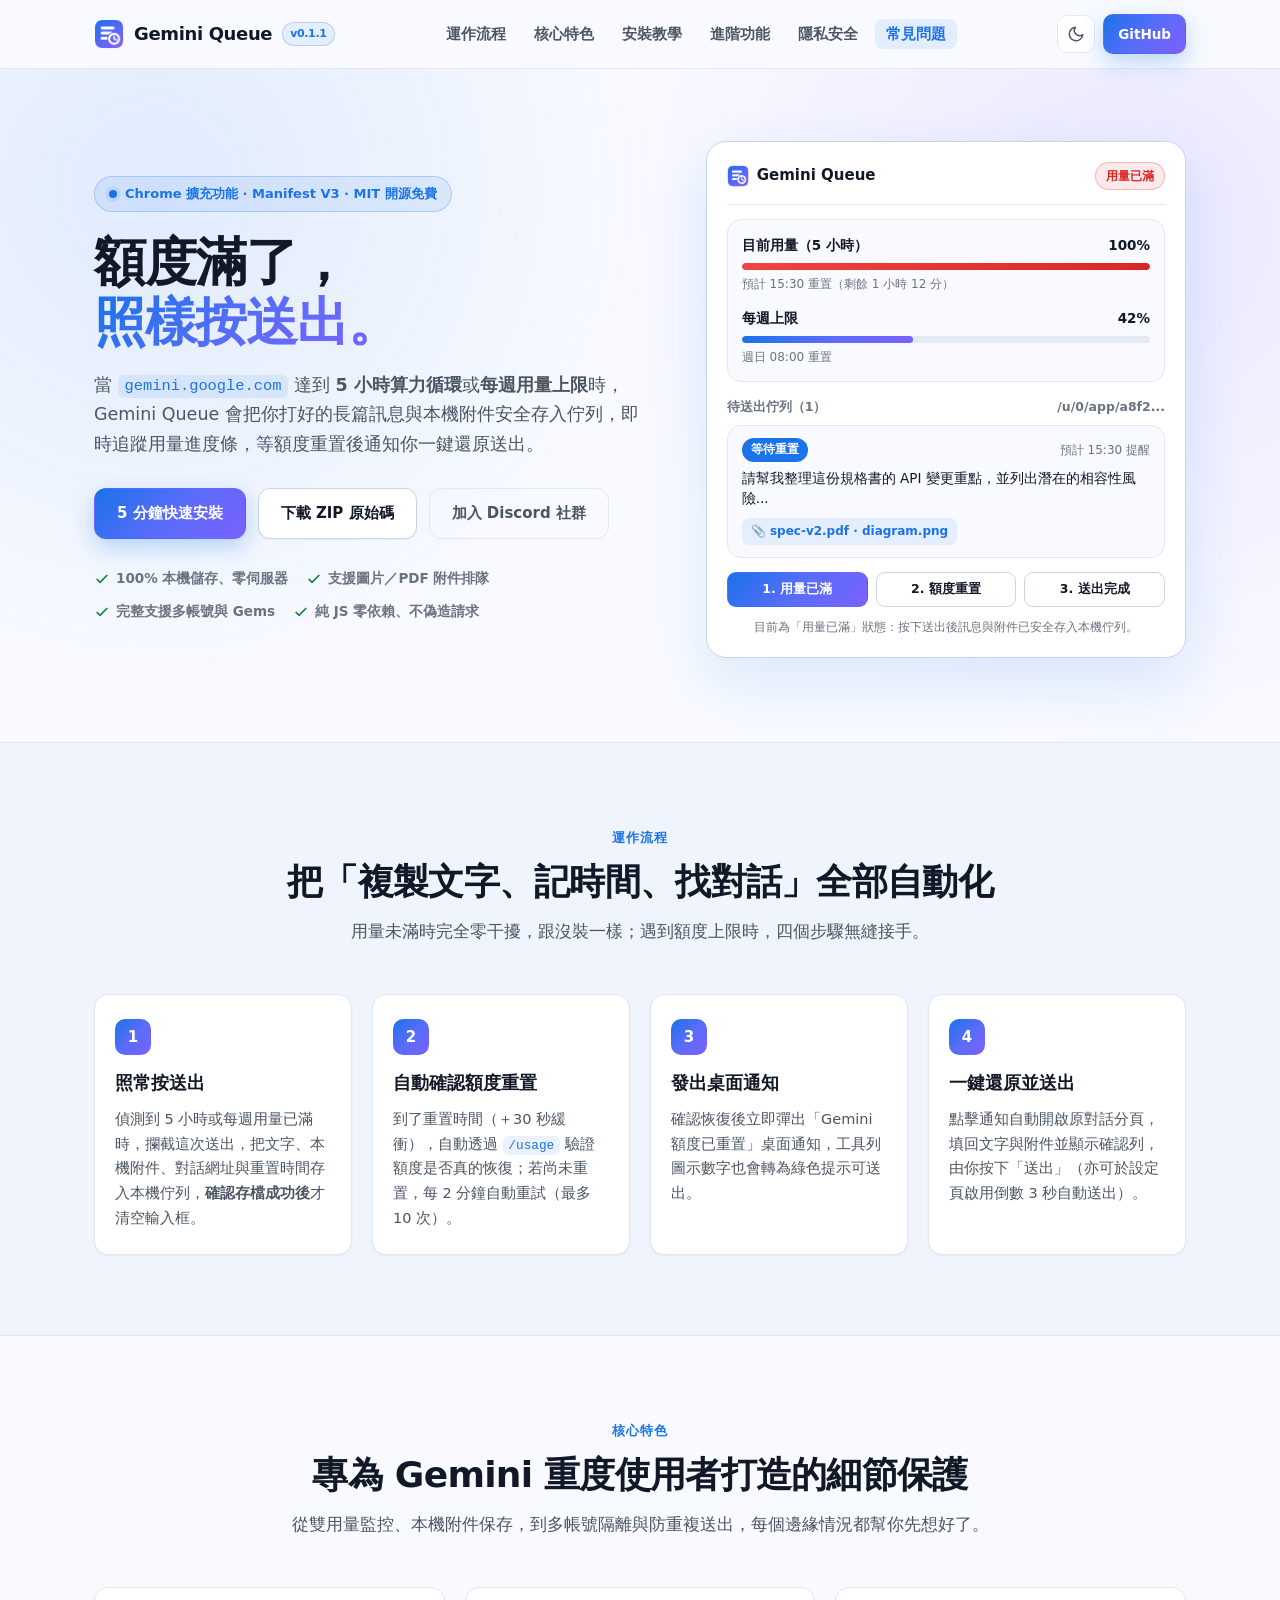
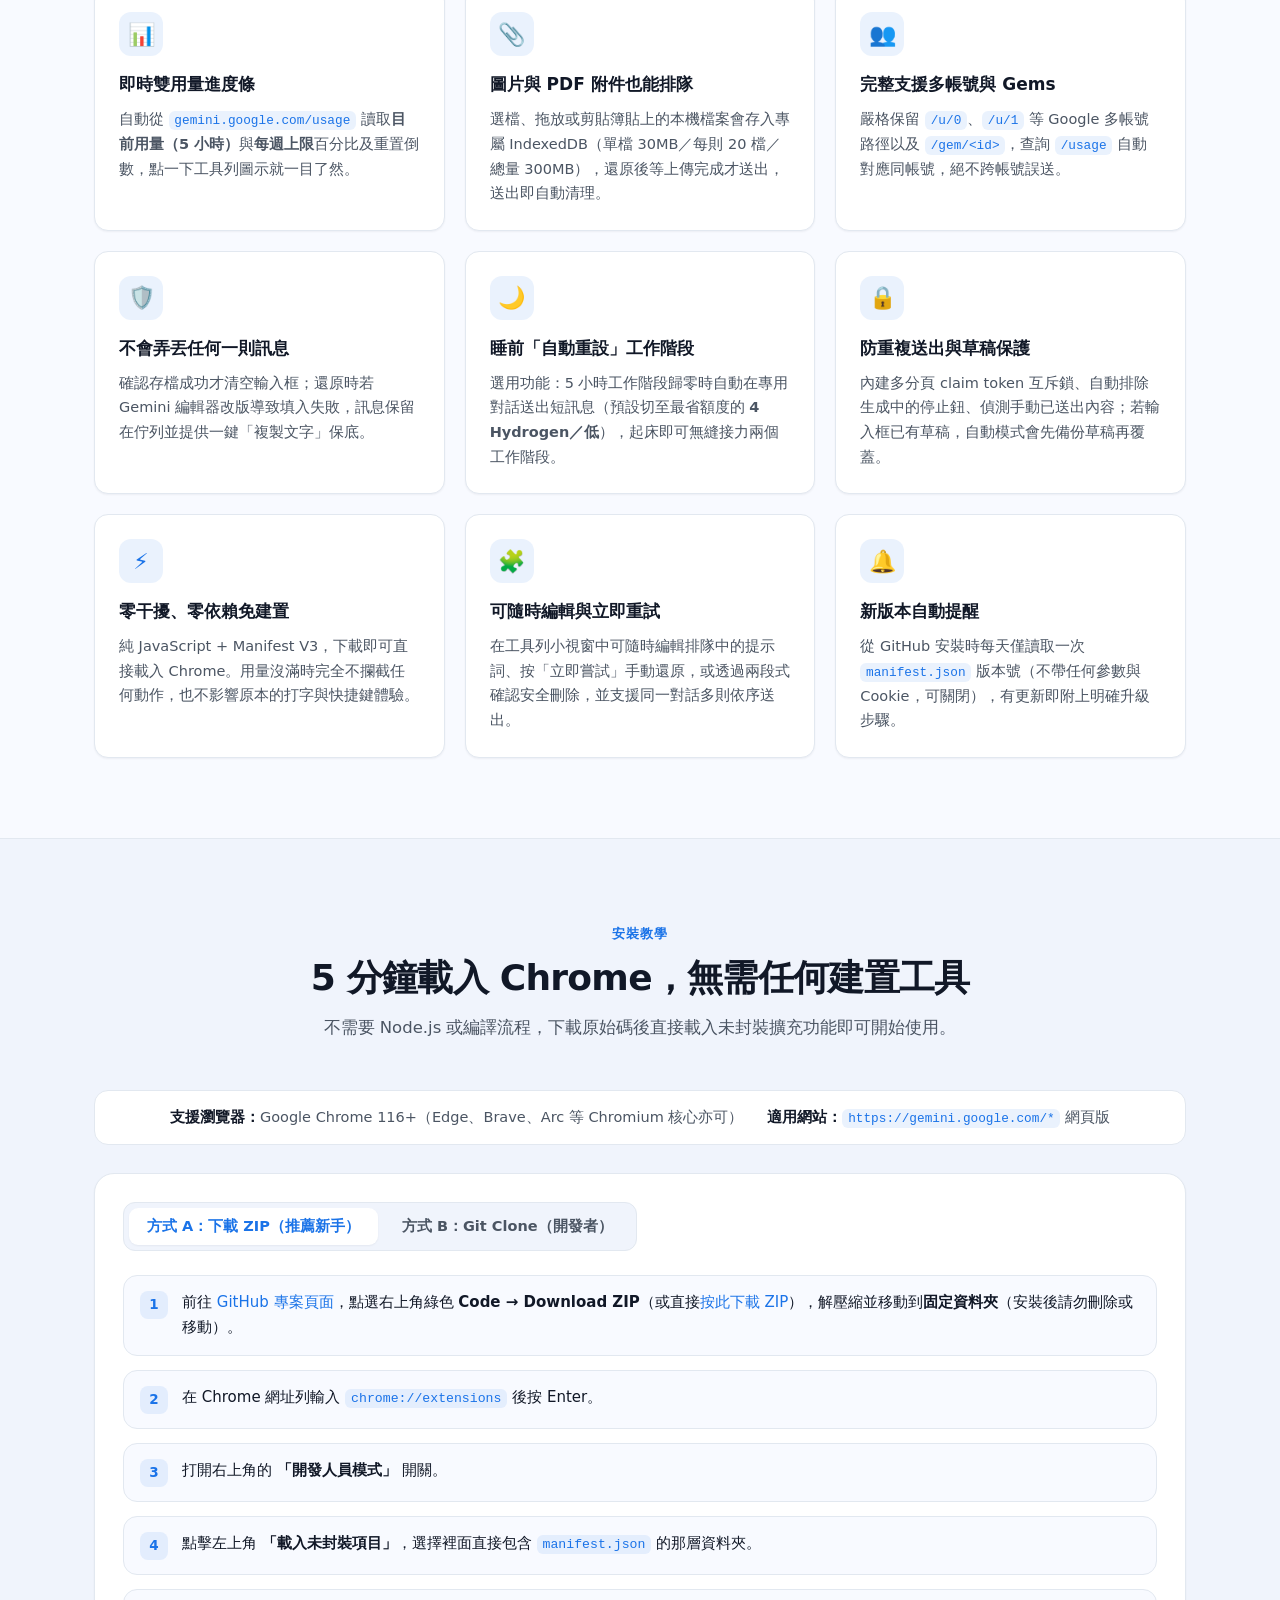
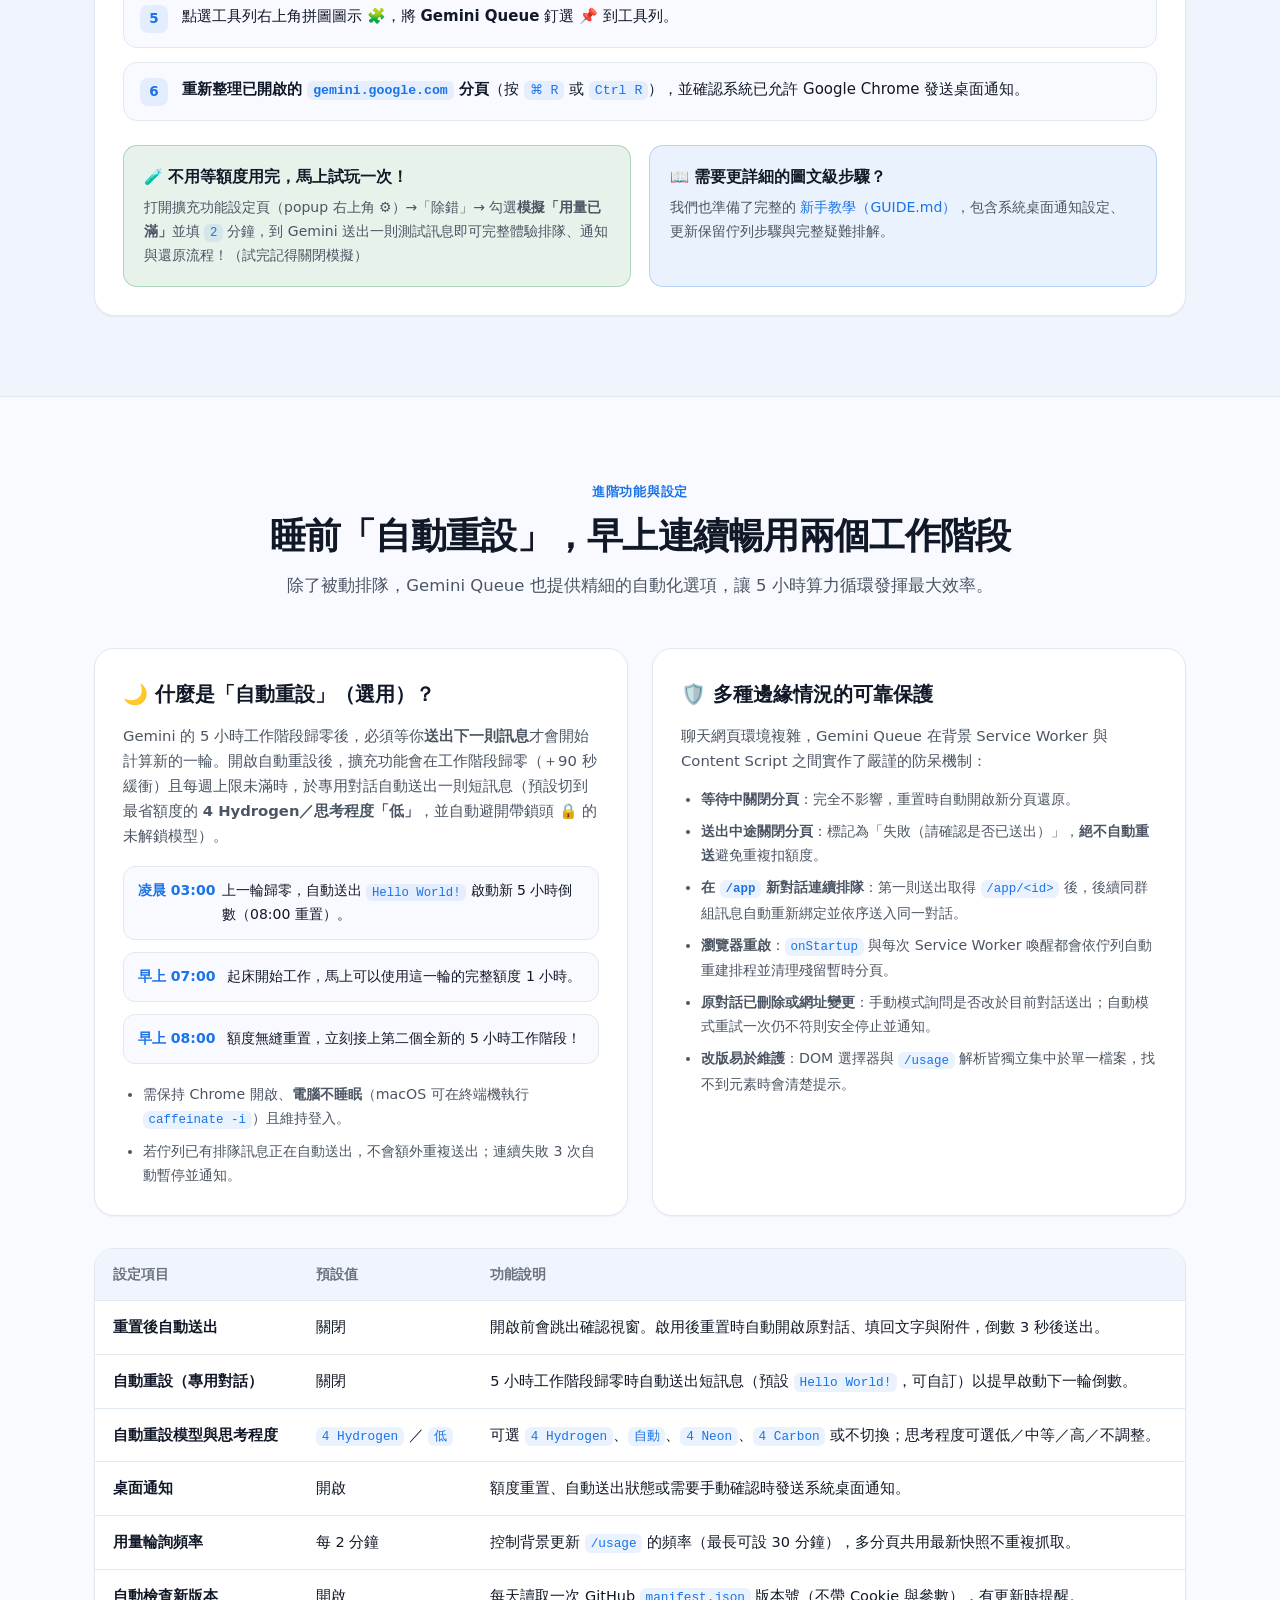
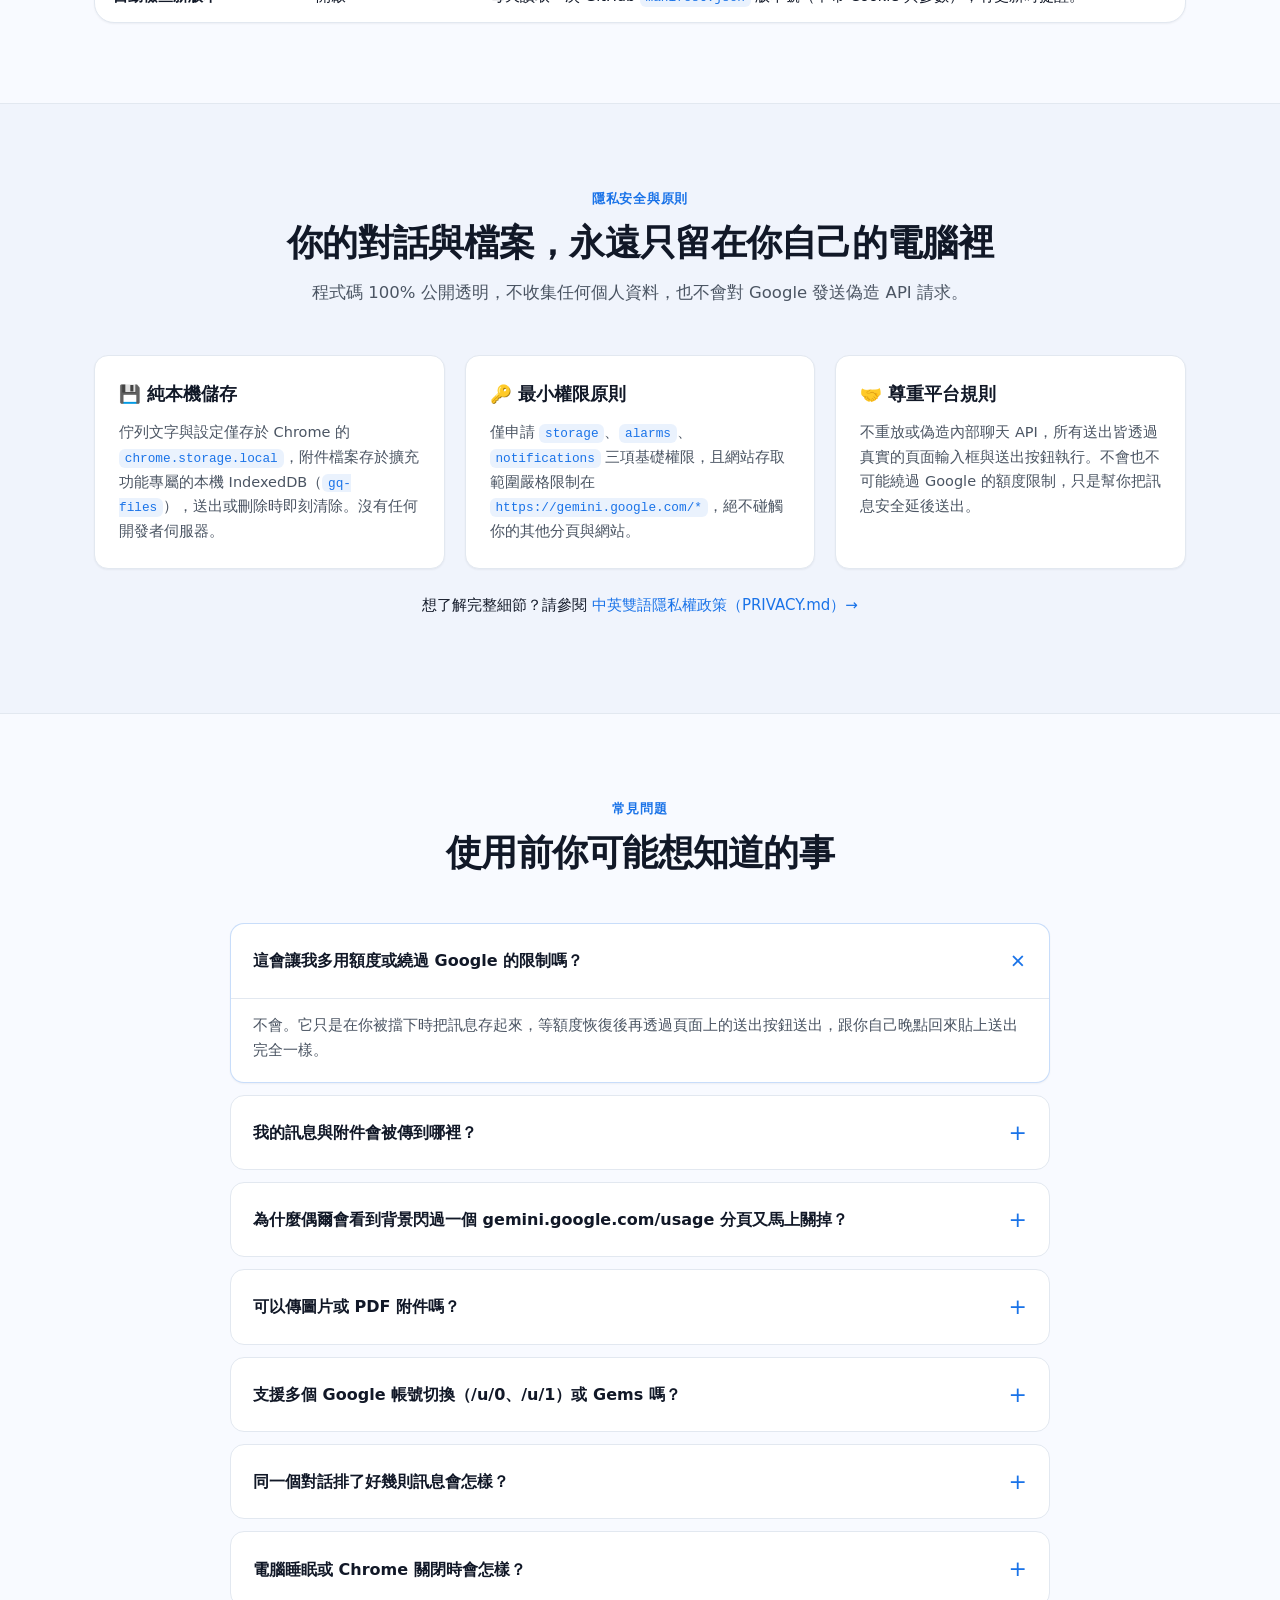
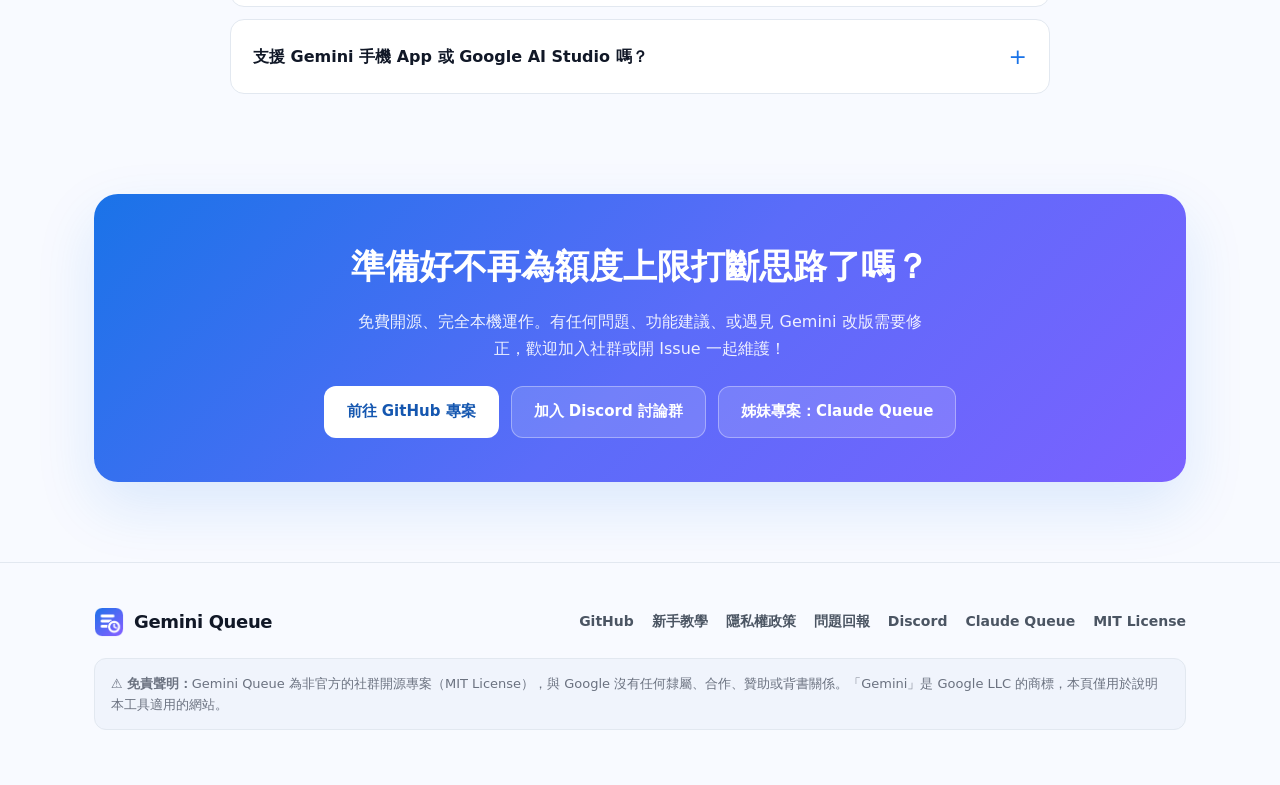
<file: docs/index.html>
<!DOCTYPE html>
<html lang="zh-Hant">
<head>
  <meta charset="UTF-8">
  <meta name="viewport" content="width=device-width, initial-scale=1.0">
  <title>Gemini Queue — Gemini 用量達上限時自動排隊，額度重置後提醒送出 | 開源 Chrome 擴充功能</title>
  <meta name="description" content="免費開源的 Chrome 擴充功能。當 gemini.google.com 達到 5 小時算力或每週用量上限時，自動將你的訊息與圖片、PDF 附件存入本機佇列，即時追蹤雙用量進度條，並在額度重置後通知你一鍵還原送出。完全本機運作、零伺服器。">
  <meta name="keywords" content="Gemini Queue, Gemini Chrome 擴充功能, Gemini 用量上限, Gemini 額度重置, gemini.google.com, 自動排隊, 訊息佇列, 自動重設, 5小時額度, 開源專案, Chrome Extension">
  <meta name="author" content="ivantw829">
  <meta name="robots" content="index, follow">
  <meta name="theme-color" content="#1a73e8" media="(prefers-color-scheme: light)">
  <meta name="theme-color" content="#0b1020" media="(prefers-color-scheme: dark)">
  <link rel="canonical" href="https://ivantw829.github.io/gemini-queue/">

  <!-- Open Graph / Facebook / LINE / Discord / LinkedIn -->
  <meta property="og:type" content="website">
  <meta property="og:url" content="https://ivantw829.github.io/gemini-queue/">
  <meta property="og:site_name" content="Gemini Queue">
  <meta property="og:locale" content="zh_TW">
  <meta property="og:title" content="Gemini Queue — 額度滿了，照樣按送出">
  <meta property="og:description" content="gemini.google.com 達 5 小時或每週額度上限時，自動保存訊息與本機附件，即時追蹤雙用量進度條，重置後通知你一鍵還原送出。100% 本機運作、MIT 開源免費。">
  <meta property="og:image" content="https://ivantw829.github.io/gemini-queue/og-image.png">
  <meta property="og:image:secure_url" content="https://ivantw829.github.io/gemini-queue/og-image.png">
  <meta property="og:image:type" content="image/png">
  <meta property="og:image:width" content="1200">
  <meta property="og:image:height" content="630">
  <meta property="og:image:alt" content="Gemini Queue — 在 gemini.google.com 用量滿時自動將訊息與附件排入本機佇列，額度重置後通知送出">

  <!-- Twitter / X Card -->
  <meta name="twitter:card" content="summary_large_image">
  <meta name="twitter:title" content="Gemini Queue — 額度滿了，照樣按送出">
  <meta name="twitter:description" content="gemini.google.com 達 5 小時或每週用量上限時，自動保存文字與圖片／PDF 附件至本機佇列，即時追蹤用量條，重置後通知還原送出。">
  <meta name="twitter:image" content="https://ivantw829.github.io/gemini-queue/og-image.png">
  <meta name="twitter:image:alt" content="Gemini Queue Chrome 擴充功能預覽：5 小時與每週雙用量進度條與本機訊息佇列">

  <!-- Favicons -->
  <link rel="icon" type="image/png" sizes="32x32" href="assets/icon32.png">
  <link rel="icon" type="image/png" sizes="128x128" href="assets/icon128.png">
  <link rel="apple-touch-icon" href="assets/icon128.png">

  <link rel="stylesheet" href="styles.css">

  <!-- Prevent flash of wrong theme -->
  <script>
    (function () {
      var saved = localStorage.getItem('gq-docs-theme');
      var dark = window.matchMedia && window.matchMedia('(prefers-color-scheme: dark)').matches;
      document.documentElement.setAttribute('data-theme', saved || (dark ? 'dark' : 'light'));
    })();
  </script>

  <!-- JSON-LD Structured Data: SoftwareApplication + FAQPage -->
  <script type="application/ld+json">
  {
    "@context": "https://schema.org",
    "@graph": [
      {
        "@type": "SoftwareApplication",
        "name": "Gemini Queue",
        "alternateName": "Gemini 佇列擴充功能",
        "applicationCategory": "BrowserApplication",
        "operatingSystem": "Chrome 116+, Edge, Brave, Arc",
        "softwareVersion": "0.1.1",
        "inLanguage": "zh-Hant",
        "url": "https://ivantw829.github.io/gemini-queue/",
        "downloadUrl": "https://github.com/ivantw829/gemini-queue",
        "codeRepository": "https://github.com/ivantw829/gemini-queue",
        "license": "https://opensource.org/licenses/MIT",
        "image": "https://ivantw829.github.io/gemini-queue/og-image.png",
        "description": "免費開源的 Chrome 擴充功能。當 gemini.google.com 達到 5 小時算力循環上限或每週上限時，自動把你要送出的訊息與本機附件存入佇列，等額度重置後發出桌面通知並協助填回原對話送出。",
        "offers": {
          "@type": "Offer",
          "price": "0",
          "priceCurrency": "TWD"
        },
        "author": {
          "@type": "Person",
          "name": "ivantw829",
          "url": "https://github.com/ivantw829"
        }
      },
      {
        "@type": "FAQPage",
        "mainEntity": [
          {
            "@type": "Question",
            "name": "這會讓我多用額度或繞過 Google 的限制嗎？",
            "acceptedAnswer": {
              "@type": "Answer",
              "text": "不會。它只是在你被擋下時把訊息存起來，等額度恢復後再透過頁面上的送出按鈕送出，跟你自己晚點回來貼上送出完全一樣。"
            }
          },
          {
            "@type": "Question",
            "name": "我的訊息與附件會被傳到哪裡？",
            "acceptedAnswer": {
              "@type": "Answer",
              "text": "哪裡都不會。佇列文字只存在你自己 Chrome 的 chrome.storage.local，附件存在擴充功能自己的本機 IndexedDB（gq-files），訊息送出或刪除時就會一併清除。"
            }
          },
          {
            "@type": "Question",
            "name": "可以傳圖片或 PDF 附件嗎？",
            "acceptedAnswer": {
              "@type": "Answer",
              "text": "可以。從電腦選取、拖放或剪貼簿貼上的檔案都會連同文字一起排隊（單檔上限 30MB、每則 20 個、佇列總量 300MB），重置後自動加回輸入區並等上傳完成才送出。Google 雲端硬碟連結的附件無法保存，遇到時會提示並照原本方式處理。"
            }
          },
          {
            "@type": "Question",
            "name": "支援多個 Google 帳號切換（/u/0、/u/1）或 Gems 嗎？",
            "acceptedAnswer": {
              "@type": "Answer",
              "text": "支援。排隊時會完整保留 /u/<n> 帳號路徑與 /gem/<id>，查詢 /usage 時也會自動對應同一個 /u/<n>/usage 帳號，不會跨帳號誤送或讀錯額度。"
            }
          },
          {
            "@type": "Question",
            "name": "為什麼偶爾會看到背景閃過一個 gemini.google.com/usage 分頁又馬上關掉？",
            "acceptedAnswer": {
              "@type": "Answer",
              "text": "因為 gemini.google.com 禁止 iframe 內嵌（X-Frame-Options: DENY）且用量百分比由前端動態渲染，擴充功能會在背景靜默開一個不搶焦點的 /usage 分頁讀取最新百分比，讀完（約 1–2 秒）立刻自動關閉。你也可以調整輪詢頻率，或自己釘選一個 /usage 分頁讓擴充功能直接複用。"
            }
          },
          {
            "@type": "Question",
            "name": "電腦睡眠或 Chrome 關閉時會怎樣？",
            "acceptedAnswer": {
              "@type": "Answer",
              "text": "Chrome 關閉時無法執行排程。下次打開 Chrome 時會自動重建排程；若重置時間已經過了，會立刻檢查並通知你。"
            }
          }
        ]
      }
    ]
  }
  </script>
</head>
<body>
  <!-- Header & Sticky Navigation -->
  <header class="site-header">
    <div class="container nav-inner">
      <a class="brand" href="#top" aria-label="Gemini Queue 首頁">
        <img src="assets/icon32.png" alt="Gemini Queue 圖示" width="30" height="30">
        <span>Gemini Queue</span>
        <span class="version-tag">v0.1.1</span>
      </a>

      <nav aria-label="主要導覽">
        <ul class="nav-links" id="navLinks">
          <li><a href="#workflow">運作流程</a></li>
          <li><a href="#features">核心特色</a></li>
          <li><a href="#install">安裝教學</a></li>
          <li><a href="#advanced">進階功能</a></li>
          <li><a href="#privacy">隱私安全</a></li>
          <li><a href="#faq">常見問題</a></li>
        </ul>
      </nav>

      <div class="nav-actions">
        <button class="icon-btn" id="themeToggle" type="button" aria-label="切換深淺色主題" title="切換深淺色主題">
          <svg id="iconSun" width="18" height="18" viewBox="0 0 24 24" fill="none" stroke="currentColor" stroke-width="2" stroke-linecap="round" stroke-linejoin="round" style="display:none" aria-hidden="true">
            <circle cx="12" cy="12" r="4"></circle>
            <path d="M12 2v2M12 20v2M4.93 4.93l1.41 1.41M17.66 17.66l1.41 1.41M2 12h2M20 12h2M6.34 17.66l-1.41 1.41M19.07 4.93l-1.41 1.41"></path>
          </svg>
          <svg id="iconMoon" width="18" height="18" viewBox="0 0 24 24" fill="none" stroke="currentColor" stroke-width="2" stroke-linecap="round" stroke-linejoin="round" aria-hidden="true">
            <path d="M21 12.79A9 9 0 1 1 11.21 3 7 7 0 0 0 21 12.79z"></path>
          </svg>
        </button>

        <a class="btn btn-primary btn-sm nav-cta-desktop" href="https://github.com/ivantw829/gemini-queue" target="_blank" rel="noopener noreferrer">
          GitHub
        </a>

        <button class="icon-btn menu-toggle" id="menuToggle" type="button" aria-label="開啟導覽選單" aria-expanded="false" aria-controls="navLinks">
          <svg width="20" height="20" viewBox="0 0 24 24" fill="none" stroke="currentColor" stroke-width="2" stroke-linecap="round" aria-hidden="true">
            <path d="M4 6h16M4 12h16M4 18h16"></path>
          </svg>
        </button>
      </div>
    </div>
  </header>

  <main id="top">
    <!-- Hero Section -->
    <section class="hero">
      <div class="container hero-grid">
        <div>
          <div class="hero-badge">
            <span class="pulse-dot" aria-hidden="true"></span>
            Chrome 擴充功能 · Manifest V3 · MIT 開源免費
          </div>
          <h1>
            額度滿了，<br>
            <span class="gradient-text">照樣按送出。</span>
          </h1>
          <p class="hero-desc">
            當 <code>gemini.google.com</code> 達到 <strong>5 小時算力循環</strong>或<strong>每週用量上限</strong>時，Gemini Queue 會把你打好的長篇訊息與本機附件安全存入佇列，即時追蹤用量進度條，等額度重置後通知你一鍵還原送出。
          </p>
          <div class="hero-cta">
            <a class="btn btn-primary" href="#install">
              5 分鐘快速安裝
            </a>
            <a class="btn btn-secondary" href="https://github.com/ivantw829/gemini-queue/archive/refs/heads/main.zip" rel="noopener noreferrer">
              下載 ZIP 原始碼
            </a>
            <a class="btn btn-ghost" href="https://discord.gg/yEpS7vSJtv" target="_blank" rel="noopener noreferrer">
              加入 Discord 社群
            </a>
          </div>
          <ul class="trust-list" aria-label="核心保證">
            <li>
              <svg width="16" height="16" viewBox="0 0 24 24" fill="none" stroke="currentColor" stroke-width="2.5" aria-hidden="true"><polyline points="20 6 9 17 4 12"></polyline></svg>
              100% 本機儲存、零伺服器
            </li>
            <li>
              <svg width="16" height="16" viewBox="0 0 24 24" fill="none" stroke="currentColor" stroke-width="2.5" aria-hidden="true"><polyline points="20 6 9 17 4 12"></polyline></svg>
              支援圖片／PDF 附件排隊
            </li>
            <li>
              <svg width="16" height="16" viewBox="0 0 24 24" fill="none" stroke="currentColor" stroke-width="2.5" aria-hidden="true"><polyline points="20 6 9 17 4 12"></polyline></svg>
              完整支援多帳號與 Gems
            </li>
            <li>
              <svg width="16" height="16" viewBox="0 0 24 24" fill="none" stroke="currentColor" stroke-width="2.5" aria-hidden="true"><polyline points="20 6 9 17 4 12"></polyline></svg>
              純 JS 零依賴、不偽造請求
            </li>
          </ul>
        </div>

        <!-- Interactive Popup Preview -->
        <div class="demo-shell" aria-label="Gemini Queue 互動體驗預覽">
          <div class="demo-topbar">
            <div class="demo-title">
              <img src="assets/icon32.png" alt="" width="22" height="22">
              <span>Gemini Queue</span>
            </div>
            <span class="demo-status-pill" id="demoStatus">用量已滿</span>
          </div>

          <div class="demo-card">
            <div class="meter">
              <div class="meter-head">
                <span>目前用量（5 小時）</span>
                <span id="demoFivePct">100%</span>
              </div>
              <div class="meter-bar">
                <div class="meter-fill full" id="demoFiveFill" style="width: 100%"></div>
              </div>
              <div class="meter-meta" id="demoFiveMeta">預計 15:30 重置（剩餘 1 小時 12 分）</div>
            </div>
            <div class="meter">
              <div class="meter-head">
                <span>每週上限</span>
                <span id="demoWeekPct">42%</span>
              </div>
              <div class="meter-bar">
                <div class="meter-fill" id="demoWeekFill" style="width: 42%"></div>
              </div>
              <div class="meter-meta" id="demoWeekMeta">週日 08:00 重置</div>
            </div>
          </div>

          <div class="demo-queue-head">
            <span id="demoQueueCount">待送出佇列（1）</span>
            <span>/u/0/app/a8f2...</span>
          </div>

          <div class="demo-queue-item" id="demoQueueCard">
            <div class="demo-item-top">
              <span class="badge badge-waiting" id="demoBadge">等待重置</span>
              <span class="meter-meta" id="demoItemTime">預計 15:30 提醒</span>
            </div>
            <p class="demo-item-text">請幫我整理這份規格書的 API 變更重點，並列出潛在的相容性風險...</p>
            <div class="demo-item-files">📎 spec-v2.pdf · diagram.png</div>
          </div>

          <div class="demo-controls" role="group" aria-label="互動狀態切換">
            <button class="demo-btn active" type="button" data-demo-state="full" aria-pressed="true">1. 用量已滿</button>
            <button class="demo-btn" type="button" data-demo-state="reset" aria-pressed="false">2. 額度重置</button>
            <button class="demo-btn" type="button" data-demo-state="sent" aria-pressed="false">3. 送出完成</button>
          </div>
          <p class="demo-hint" id="demoHint">目前為「用量已滿」狀態：按下送出後訊息與附件已安全存入本機佇列。</p>
        </div>
      </div>
    </section>

    <!-- How It Works -->
    <section class="section section-alt" id="workflow">
      <div class="container">
        <div class="section-header">
          <span class="section-eyebrow">運作流程</span>
          <h2>把「複製文字、記時間、找對話」全部自動化</h2>
          <p>用量未滿時完全零干擾，跟沒裝一樣；遇到額度上限時，四個步驟無縫接手。</p>
        </div>

        <div class="steps-grid">
          <article class="step-card">
            <div class="step-num">1</div>
            <h3>照常按送出</h3>
            <p>偵測到 5 小時或每週用量已滿時，攔截這次送出，把文字、本機附件、對話網址與重置時間存入本機佇列，<strong>確認存檔成功後</strong>才清空輸入框。</p>
          </article>
          <article class="step-card">
            <div class="step-num">2</div>
            <h3>自動確認額度重置</h3>
            <p>到了重置時間（＋30 秒緩衝），自動透過 <code>/usage</code> 驗證額度是否真的恢復；若尚未重置，每 2 分鐘自動重試（最多 10 次）。</p>
          </article>
          <article class="step-card">
            <div class="step-num">3</div>
            <h3>發出桌面通知</h3>
            <p>確認恢復後立即彈出「Gemini 額度已重置」桌面通知，工具列圖示數字也會轉為綠色提示可送出。</p>
          </article>
          <article class="step-card">
            <div class="step-num">4</div>
            <h3>一鍵還原並送出</h3>
            <p>點擊通知自動開啟原對話分頁，填回文字與附件並顯示確認列，由你按下「送出」（亦可於設定頁啟用倒數 3 秒自動送出）。</p>
          </article>
        </div>
      </div>
    </section>

    <!-- Core Features -->
    <section class="section" id="features">
      <div class="container">
        <div class="section-header">
          <span class="section-eyebrow">核心特色</span>
          <h2>專為 Gemini 重度使用者打造的細節保護</h2>
          <p>從雙用量監控、本機附件保存，到多帳號隔離與防重複送出，每個邊緣情況都幫你先想好了。</p>
        </div>

        <div class="features-grid">
          <article class="feature-card">
            <div class="feature-icon" aria-hidden="true">📊</div>
            <h3>即時雙用量進度條</h3>
            <p>自動從 <code>gemini.google.com/usage</code> 讀取<strong>目前用量（5 小時）</strong>與<strong>每週上限</strong>百分比及重置倒數，點一下工具列圖示就一目了然。</p>
          </article>

          <article class="feature-card">
            <div class="feature-icon" aria-hidden="true">📎</div>
            <h3>圖片與 PDF 附件也能排隊</h3>
            <p>選檔、拖放或剪貼簿貼上的本機檔案會存入專屬 IndexedDB（單檔 30MB／每則 20 檔／總量 300MB），還原後等上傳完成才送出，送出即自動清理。</p>
          </article>

          <article class="feature-card">
            <div class="feature-icon" aria-hidden="true">👥</div>
            <h3>完整支援多帳號與 Gems</h3>
            <p>嚴格保留 <code>/u/0</code>、<code>/u/1</code> 等 Google 多帳號路徑以及 <code>/gem/&lt;id&gt;</code>，查詢 <code>/usage</code> 自動對應同帳號，絕不跨帳號誤送。</p>
          </article>

          <article class="feature-card">
            <div class="feature-icon" aria-hidden="true">🛡️</div>
            <h3>不會弄丟任何一則訊息</h3>
            <p>確認存檔成功才清空輸入框；還原時若 Gemini 編輯器改版導致填入失敗，訊息保留在佇列並提供一鍵「複製文字」保底。</p>
          </article>

          <article class="feature-card">
            <div class="feature-icon" aria-hidden="true">🌙</div>
            <h3>睡前「自動重設」工作階段</h3>
            <p>選用功能：5 小時工作階段歸零時自動在專用對話送出短訊息（預設切至最省額度的 <strong>4 Hydrogen／低</strong>），起床即可無縫接力兩個工作階段。</p>
          </article>

          <article class="feature-card">
            <div class="feature-icon" aria-hidden="true">🔒</div>
            <h3>防重複送出與草稿保護</h3>
            <p>內建多分頁 claim token 互斥鎖、自動排除生成中的停止鈕、偵測手動已送出內容；若輸入框已有草稿，自動模式會先備份草稿再覆蓋。</p>
          </article>

          <article class="feature-card">
            <div class="feature-icon" aria-hidden="true">⚡</div>
            <h3>零干擾、零依賴免建置</h3>
            <p>純 JavaScript + Manifest V3，下載即可直接載入 Chrome。用量沒滿時完全不攔截任何動作，也不影響原本的打字與快捷鍵體驗。</p>
          </article>

          <article class="feature-card">
            <div class="feature-icon" aria-hidden="true">🧩</div>
            <h3>可隨時編輯與立即重試</h3>
            <p>在工具列小視窗中可隨時編輯排隊中的提示詞、按「立即嘗試」手動還原，或透過兩段式確認安全刪除，並支援同一對話多則依序送出。</p>
          </article>

          <article class="feature-card">
            <div class="feature-icon" aria-hidden="true">🔔</div>
            <h3>新版本自動提醒</h3>
            <p>從 GitHub 安裝時每天僅讀取一次 <code>manifest.json</code> 版本號（不帶任何參數與 Cookie，可關閉），有更新即附上明確升級步驟。</p>
          </article>
        </div>
      </div>
    </section>

    <!-- Installation Guide -->
    <section class="section section-alt" id="install">
      <div class="container">
        <div class="section-header">
          <span class="section-eyebrow">安裝教學</span>
          <h2>5 分鐘載入 Chrome，無需任何建置工具</h2>
          <p>不需要 Node.js 或編譯流程，下載原始碼後直接載入未封裝擴充功能即可開始使用。</p>
        </div>

        <div class="prereq-bar">
          <span><strong>支援瀏覽器：</strong>Google Chrome 116+（Edge、Brave、Arc 等 Chromium 核心亦可）</span>
          <span><strong>適用網站：</strong><code>https://gemini.google.com/*</code> 網頁版</span>
        </div>

        <div class="tabs-wrap">
          <div class="tab-list" role="tablist" aria-label="安裝方式">
            <button class="tab-btn active" type="button" role="tab" aria-selected="true" data-tab-target="zip">方式 A：下載 ZIP（推薦新手）</button>
            <button class="tab-btn" type="button" role="tab" aria-selected="false" data-tab-target="git">方式 B：Git Clone（開發者）</button>
          </div>

          <div class="tab-panel" data-tab-panel="zip">
            <ol class="install-steps">
              <li><span>前往 <a href="https://github.com/ivantw829/gemini-queue" target="_blank" rel="noopener noreferrer">GitHub 專案頁面</a>，點選右上角綠色 <strong>Code → Download ZIP</strong>（或直接<a href="https://github.com/ivantw829/gemini-queue/archive/refs/heads/main.zip" rel="noopener noreferrer">按此下載 ZIP</a>），解壓縮並移動到<strong>固定資料夾</strong>（安裝後請勿刪除或移動）。</span></li>
              <li><span>在 Chrome 網址列輸入 <code>chrome://extensions</code> 後按 Enter。</span></li>
              <li><span>打開右上角的 <strong>「開發人員模式」</strong> 開關。</span></li>
              <li><span>點擊左上角 <strong>「載入未封裝項目」</strong>，選擇裡面直接包含 <code>manifest.json</code> 的那層資料夾。</span></li>
              <li><span>點選工具列右上角拼圖圖示 🧩，將 <strong>Gemini Queue</strong> 釘選 📌 到工具列。</span></li>
              <li><span><strong>重新整理已開啟的 <code>gemini.google.com</code> 分頁</strong>（按 <code>⌘ R</code> 或 <code>Ctrl R</code>），並確認系統已允許 Google Chrome 發送桌面通知。</span></li>
            </ol>
          </div>

          <div class="tab-panel" data-tab-panel="git" hidden>
            <div class="code-block">
              <code>git clone https://github.com/ivantw829/gemini-queue.git</code>
              <button class="copy-btn" type="button" data-copy="git clone https://github.com/ivantw829/gemini-queue.git">複製指令</button>
            </div>
            <ol class="install-steps">
              <li><span>執行上方指令複製專案到本地固定目錄。</span></li>
              <li><span>開啟 Chrome 網址列 <code>chrome://extensions</code>，打開右上角<strong>「開發人員模式」</strong>。</span></li>
              <li><span>按左上角<strong>「載入未封裝項目」</strong>，選擇 <code>gemini-queue</code> 資料夾。</span></li>
              <li><span>釘選圖示到工具列，並<strong>重新整理已開著的 <code>gemini.google.com</code> 分頁</strong>即可生效。</span></li>
            </ol>
            <div class="code-block" style="margin-top:16px;margin-bottom:0;">
              <code>git pull  # 日後更新程式碼後，到 chrome://extensions 按 ↻ 重新載入即可</code>
              <button class="copy-btn" type="button" data-copy="git pull">複製更新指令</button>
            </div>
          </div>

          <div class="callout-grid">
            <div class="callout callout-tip">
              <h4>🧪 不用等額度用完，馬上試玩一次！</h4>
              <p>打開擴充功能設定頁（popup 右上角 ⚙）→「除錯」→ 勾選<strong>模擬「用量已滿」</strong>並填 <code>2</code> 分鐘，到 Gemini 送出一則測試訊息即可完整體驗排隊、通知與還原流程！（試完記得關閉模擬）</p>
            </div>
            <div class="callout callout-info">
              <h4>📖 需要更詳細的圖文級步驟？</h4>
              <p>我們也準備了完整的 <a href="https://github.com/ivantw829/gemini-queue/blob/main/GUIDE.md" target="_blank" rel="noopener noreferrer">新手教學（GUIDE.md）</a>，包含系統桌面通知設定、更新保留佇列步驟與完整疑難排解。</p>
            </div>
          </div>
        </div>
      </div>
    </section>

    <!-- Advanced Features & Settings -->
    <section class="section" id="advanced">
      <div class="container">
        <div class="section-header">
          <span class="section-eyebrow">進階功能與設定</span>
          <h2>睡前「自動重設」，早上連續暢用兩個工作階段</h2>
          <p>除了被動排隊，Gemini Queue 也提供精細的自動化選項，讓 5 小時算力循環發揮最大效率。</p>
        </div>

        <div class="split-grid">
          <article class="panel-card">
            <h3>🌙 什麼是「自動重設」（選用）？</h3>
            <p>Gemini 的 5 小時工作階段歸零後，必須等你<strong>送出下一則訊息</strong>才會開始計算新的一輪。開啟自動重設後，擴充功能會在工作階段歸零（＋90 秒緩衝）且每週上限未滿時，於專用對話自動送出一則短訊息（預設切到最省額度的 <strong>4 Hydrogen／思考程度「低」</strong>，並自動避開帶鎖頭 🔒 的未解鎖模型）。</p>
            <div class="timeline">
              <div class="timeline-row">
                <span class="timeline-time">凌晨 03:00</span>
                <span>上一輪歸零，自動送出 <code>Hello World!</code> 啟動新 5 小時倒數（08:00 重置）。</span>
              </div>
              <div class="timeline-row">
                <span class="timeline-time">早上 07:00</span>
                <span>起床開始工作，馬上可以使用這一輪的完整額度 1 小時。</span>
              </div>
              <div class="timeline-row">
                <span class="timeline-time">早上 08:00</span>
                <span>額度無縫重置，立刻接上第二個全新的 5 小時工作階段！</span>
              </div>
            </div>
            <ul class="bullet-list">
              <li>需保持 Chrome 開啟、<strong>電腦不睡眠</strong>（macOS 可在終端機執行 <code>caffeinate -i</code>）且維持登入。</li>
              <li>若佇列已有排隊訊息正在自動送出，不會額外重複送出；連續失敗 3 次自動暫停並通知。</li>
            </ul>
          </article>

          <article class="panel-card">
            <h3>🛡️ 多種邊緣情況的可靠保護</h3>
            <p>聊天網頁環境複雜，Gemini Queue 在背景 Service Worker 與 Content Script 之間實作了嚴謹的防呆機制：</p>
            <ul class="bullet-list">
              <li><strong>等待中關閉分頁</strong>：完全不影響，重置時自動開啟新分頁還原。</li>
              <li><strong>送出中途關閉分頁</strong>：標記為「失敗（請確認是否已送出）」，<strong>絕不自動重送</strong>避免重複扣額度。</li>
              <li><strong>在 <code>/app</code> 新對話連續排隊</strong>：第一則送出取得 <code>/app/&lt;id&gt;</code> 後，後續同群組訊息自動重新綁定並依序送入同一對話。</li>
              <li><strong>瀏覽器重啟</strong>：<code>onStartup</code> 與每次 Service Worker 喚醒都會依佇列自動重建排程並清理殘留暫時分頁。</li>
              <li><strong>原對話已刪除或網址變更</strong>：手動模式詢問是否改於目前對話送出；自動模式重試一次仍不符則安全停止並通知。</li>
              <li><strong>改版易於維護</strong>：DOM 選擇器與 <code>/usage</code> 解析皆獨立集中於單一檔案，找不到元素時會清楚提示。</li>
            </ul>
          </article>
        </div>

        <div class="table-wrap" role="region" aria-label="設定頁選項總覽" tabindex="0">
          <table>
            <thead>
              <tr>
                <th>設定項目</th>
                <th>預設值</th>
                <th>功能說明</th>
              </tr>
            </thead>
            <tbody>
              <tr>
                <td><strong>重置後自動送出</strong></td>
                <td>關閉</td>
                <td>開啟前會跳出確認視窗。啟用後重置時自動開啟原對話、填回文字與附件，倒數 3 秒後送出。</td>
              </tr>
              <tr>
                <td><strong>自動重設（專用對話）</strong></td>
                <td>關閉</td>
                <td>5 小時工作階段歸零時自動送出短訊息（預設 <code>Hello World!</code>，可自訂）以提早啟動下一輪倒數。</td>
              </tr>
              <tr>
                <td><strong>自動重設模型與思考程度</strong></td>
                <td><code>4 Hydrogen</code> ／ <code>低</code></td>
                <td>可選 <code>4 Hydrogen</code>、<code>自動</code>、<code>4 Neon</code>、<code>4 Carbon</code> 或不切換；思考程度可選低／中等／高／不調整。</td>
              </tr>
              <tr>
                <td><strong>桌面通知</strong></td>
                <td>開啟</td>
                <td>額度重置、自動送出狀態或需要手動確認時發送系統桌面通知。</td>
              </tr>
              <tr>
                <td><strong>用量輪詢頻率</strong></td>
                <td>每 2 分鐘</td>
                <td>控制背景更新 <code>/usage</code> 的頻率（最長可設 30 分鐘），多分頁共用最新快照不重複抓取。</td>
              </tr>
              <tr>
                <td><strong>自動檢查新版本</strong></td>
                <td>開啟</td>
                <td>每天讀取一次 GitHub <code>manifest.json</code> 版本號（不帶 Cookie 與參數），有更新時提醒。</td>
              </tr>
            </tbody>
          </table>
        </div>
      </div>
    </section>

    <!-- Privacy & Architecture -->
    <section class="section section-alt" id="privacy">
      <div class="container">
        <div class="section-header">
          <span class="section-eyebrow">隱私安全與原則</span>
          <h2>你的對話與檔案，永遠只留在你自己的電腦裡</h2>
          <p>程式碼 100% 公開透明，不收集任何個人資料，也不會對 Google 發送偽造 API 請求。</p>
        </div>

        <div class="privacy-grid">
          <article class="privacy-card">
            <h3>💾 純本機儲存</h3>
            <p>佇列文字與設定僅存於 Chrome 的 <code>chrome.storage.local</code>，附件檔案存於擴充功能專屬的本機 IndexedDB（<code>gq-files</code>），送出或刪除時即刻清除。沒有任何開發者伺服器。</p>
          </article>
          <article class="privacy-card">
            <h3>🔑 最小權限原則</h3>
            <p>僅申請 <code>storage</code>、<code>alarms</code>、<code>notifications</code> 三項基礎權限，且網站存取範圍嚴格限制在 <code>https://gemini.google.com/*</code>，絕不碰觸你的其他分頁與網站。</p>
          </article>
          <article class="privacy-card">
            <h3>🤝 尊重平台規則</h3>
            <p>不重放或偽造內部聊天 API，所有送出皆透過真實的頁面輸入框與送出按鈕執行。不會也不可能繞過 Google 的額度限制，只是幫你把訊息安全延後送出。</p>
          </article>
        </div>

        <p style="text-align:center; margin-top:24px; font-size:15px;">
          想了解完整細節？請參閱 <a href="https://github.com/ivantw829/gemini-queue/blob/main/PRIVACY.md" target="_blank" rel="noopener noreferrer">中英雙語隱私權政策（PRIVACY.md）→</a>
        </p>
      </div>
    </section>

    <!-- FAQ Section -->
    <section class="section" id="faq">
      <div class="container">
        <div class="section-header">
          <span class="section-eyebrow">常見問題</span>
          <h2>使用前你可能想知道的事</h2>
        </div>

        <div class="faq-list">
          <details class="faq-item" open>
            <summary>這會讓我多用額度或繞過 Google 的限制嗎？</summary>
            <div class="faq-body">
              <p>不會。它只是在你被擋下時把訊息存起來，等額度恢復後再透過頁面上的送出按鈕送出，跟你自己晚點回來貼上送出完全一樣。</p>
            </div>
          </details>

          <details class="faq-item">
            <summary>我的訊息與附件會被傳到哪裡？</summary>
            <div class="faq-body">
              <p>哪裡都不會。佇列文字只存在你自己 Chrome 的 <code>chrome.storage.local</code>，附件存在擴充功能自己的本機 IndexedDB（<code>gq-files</code>），訊息送出或刪除時就會一併清除。詳見 <a href="https://github.com/ivantw829/gemini-queue/blob/main/PRIVACY.md" target="_blank" rel="noopener noreferrer">PRIVACY.md</a>。</p>
            </div>
          </details>

          <details class="faq-item">
            <summary>為什麼偶爾會看到背景閃過一個 gemini.google.com/usage 分頁又馬上關掉？</summary>
            <div class="faq-body">
              <p>因為 <code>gemini.google.com</code> 禁止 <code>iframe</code> 內嵌（<code>X-Frame-Options: DENY</code>）且用量百分比由前端動態渲染，擴充功能會在背景靜默開一個不搶焦點的 <code>/usage</code> 分頁讀取最新百分比，讀完（約 1–2 秒）立刻自動關閉。如果你不想讓它開關分頁，可以調整設定頁的「用量輪詢頻率」（最長 30 分鐘），或自己把一個 <code>/usage</code> 分頁釘選在瀏覽器裡，擴充功能就會直接複用它。</p>
            </div>
          </details>

          <details class="faq-item">
            <summary>可以傳圖片或 PDF 附件嗎？</summary>
            <div class="faq-body">
              <p>可以！從電腦選取、拖放或剪貼簿貼上的檔案都會連同文字一起排隊，重置後自動加回輸入區並等上傳完成才送出。Google 雲端硬碟連結的附件無法保存，遇到時會提示並照原本方式處理。</p>
            </div>
          </details>

          <details class="faq-item">
            <summary>支援多個 Google 帳號切換（/u/0、/u/1）或 Gems 嗎？</summary>
            <div class="faq-body">
              <p>支援。排隊時會完整保留 <code>/u/&lt;n&gt;</code> 帳號路徑與 <code>/gem/&lt;id&gt;</code>，查詢 <code>/usage</code> 時也會自動對應同一個 <code>/u/&lt;n&gt;/usage</code> 帳號，不會跨帳號誤送或讀錯額度。</p>
            </div>
          </details>

          <details class="faq-item">
            <summary>同一個對話排了好幾則訊息會怎樣？</summary>
            <div class="faq-body">
              <p>會依排隊順序一則一則處理：送出第一則後，等 Gemini 回應生成完畢（停止按鈕消失），再自動還原下一則。</p>
            </div>
          </details>

          <details class="faq-item">
            <summary>電腦睡眠或 Chrome 關閉時會怎樣？</summary>
            <div class="faq-body">
              <p>Chrome 關閉時無法執行排程。下次打開 Chrome 時會自動重建排程；若重置時間已經過了，會立刻檢查並通知你。</p>
            </div>
          </details>

          <details class="faq-item">
            <summary>支援 Gemini 手機 App 或 Google AI Studio 嗎？</summary>
            <div class="faq-body">
              <p>不支援，目前僅支援桌面瀏覽器的 <code>https://gemini.google.com/*</code> 網頁版。</p>
            </div>
          </details>
        </div>
      </div>
    </section>

    <!-- Community CTA -->
    <section class="section" style="padding-top: 20px;">
      <div class="container">
        <div class="cta-banner">
          <h2>準備好不再為額度上限打斷思路了嗎？</h2>
          <p>免費開源、完全本機運作。有任何問題、功能建議、或遇見 Gemini 改版需要修正，歡迎加入社群或開 Issue 一起維護！</p>
          <div class="cta-actions">
            <a class="btn btn-white" href="https://github.com/ivantw829/gemini-queue" target="_blank" rel="noopener noreferrer">
              前往 GitHub 專案
            </a>
            <a class="btn btn-outline-white" href="https://discord.gg/yEpS7vSJtv" target="_blank" rel="noopener noreferrer">
              加入 Discord 討論群
            </a>
            <a class="btn btn-outline-white" href="https://github.com/ivantw829/claude-queue" target="_blank" rel="noopener noreferrer">
              姊妹專案：Claude Queue
            </a>
          </div>
        </div>
      </div>
    </section>
  </main>

  <!-- Footer -->
  <footer class="site-footer">
    <div class="container">
      <div class="footer-top">
        <div class="brand">
          <img src="assets/icon32.png" alt="Gemini Queue" width="26" height="26">
          <span>Gemini Queue</span>
        </div>
        <div class="footer-links">
          <a href="https://github.com/ivantw829/gemini-queue" target="_blank" rel="noopener noreferrer">GitHub</a>
          <a href="https://github.com/ivantw829/gemini-queue/blob/main/GUIDE.md" target="_blank" rel="noopener noreferrer">新手教學</a>
          <a href="https://github.com/ivantw829/gemini-queue/blob/main/PRIVACY.md" target="_blank" rel="noopener noreferrer">隱私權政策</a>
          <a href="https://github.com/ivantw829/gemini-queue/issues" target="_blank" rel="noopener noreferrer">問題回報</a>
          <a href="https://discord.gg/yEpS7vSJtv" target="_blank" rel="noopener noreferrer">Discord</a>
          <a href="https://github.com/ivantw829/claude-queue" target="_blank" rel="noopener noreferrer">Claude Queue</a>
          <a href="https://github.com/ivantw829/gemini-queue/blob/main/LICENSE" target="_blank" rel="noopener noreferrer">MIT License</a>
        </div>
      </div>
      <p class="disclaimer">
        ⚠️ <strong>免責聲明：</strong>Gemini Queue 為非官方的社群開源專案（MIT License），與 Google 沒有任何隸屬、合作、贊助或背書關係。「Gemini」是 Google LLC 的商標，本頁僅用於說明本工具適用的網站。
      </p>
    </div>
  </footer>

  <script src="script.js"></script>
</body>
</html>
</file>
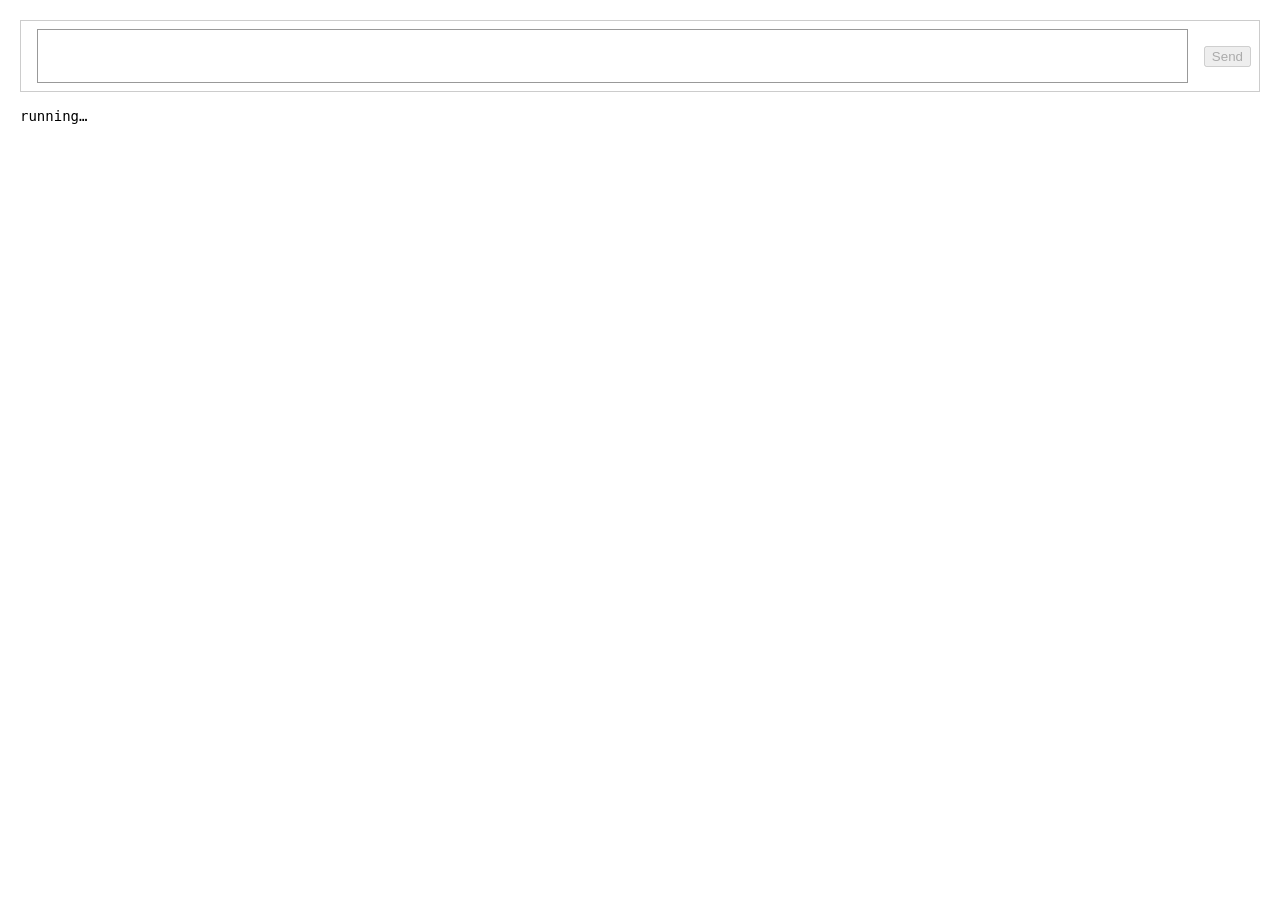
<file: test/harness/index.html>
<!doctype html>
<html lang="zh-Hant">
<head>
<meta charset="utf-8">
<title>Gemini Queue restore harness</title>
<style>
  body { font: 14px system-ui; margin: 20px; }
  input-area-v2 { border: 1px solid #ccc; padding: 8px; display: flex; gap: 8px; align-items: center; }
  rich-textarea { flex: 1; display: block; }
  #atts { display: flex; gap: 4px; }
  uploader-file-preview { border: 1px solid #aaa; padding: 2px 4px; font-size: 12px; display: inline-flex; gap: 4px; }
  .ql-editor { min-height: 40px; border: 1px solid #999; padding: 4px; }
  user-query { display: block; background: #e8f0fe; margin: 4px 0; padding: 4px; white-space: pre-wrap; }
  #out { white-space: pre-wrap; font-family: monospace; margin-top: 16px; }
</style>
<!--
  用法（從 repo 根目錄）：
    python3 -m http.server 8765
    開啟 http://localhost:8765/test/harness/index.html  → 自動跑完所有情境，結果在頁面底部與 window.__results
  這是「假的 gemini.google.com」：模擬 input-area-v2、rich-textarea .ql-editor、送出按鈕、使用者訊息、停止按鈕與網址切換，
  載入的是真正的 content scripts（chrome API 與 service worker 以頁面內 stub 取代）。
-->
<script>
  // ── chrome API stub ──
  const zh = (() => {
    const x = new XMLHttpRequest();
    x.open('GET', '/_locales/zh_TW/messages.json', false);
    x.send();
    return JSON.parse(x.responseText);
  })();
  const mem = {
    settings: {
      autoSend: true,
      autoResetModel: 'hydrogen',
      autoResetEffort: 'low',
      notifications: true,
      pollMinutes: 2
    }
  };
  window.__calls = [];
  window.__swReply = {};
  const swDefault = {
    'queue:claim': () => ({ ok: true, token: 'T' }),
    'restore:check': () => ({ item: null }),
    'restore:next': () => ({ item: null }),
    'queue:add': (m) => ({ ok: true, item: { id: 'draft1', ...m.item } })
  };
  window.chrome = {
    runtime: {
      id: 'ext',
      async sendMessage(msg) {
        if (msg.type !== 'log' && msg.type !== 'usage:snapshot') window.__calls.push(JSON.parse(JSON.stringify(msg)));
        const f = window.__swReply[msg.type] || swDefault[msg.type];
        return f ? f(msg) : { ok: true };
      },
      onMessage: { addListener() {} }
    },
    i18n: { getMessage: (k) => (zh[k] ? zh[k].message : '') },
    storage: {
      local: {
        async get(keys) {
          const out = {};
          for (const k of [].concat(keys || Object.keys(mem))) if (k in mem) out[k] = mem[k];
          return out;
        },
        async set(o) { Object.assign(mem, o); },
        async remove(k) { delete mem[k]; }
      },
      onChanged: { addListener() {} }
    }
  };
</script>
<script src="/src/shared/constants.js"></script>
<script>
  // 測試用：縮短等待時間（其他模組在載入時讀取 GQ.TIMING）
  GQ.TIMING = Object.freeze({
    ...GQ.TIMING,
    SEND_DETECT_TIMEOUT_MS: 3000,
    SEND_BUTTON_WAIT_MS: 1500,
    COMPOSER_WAIT_MS: 3000,
    ATTACH_APPEAR_WAIT_MS: 800,
    ATTACH_UPLOAD_WAIT_MS: 3000
  });
</script>
<script src="/src/shared/i18n.js"></script>
<script src="/src/shared/settings.js"></script>
<script src="/src/shared/logger.js"></script>
<script src="/src/shared/text.js"></script>
<script src="/src/shared/session.js"></script>
<script src="/src/content/selectors.js"></script>
<script src="/src/content/usage.js"></script>
<script src="/src/content/editor.js"></script>
<script src="/src/content/model.js"></script>
<script src="/src/content/attachments.js"></script>
<script src="/src/content/ui.js"></script>
<script src="/src/content/sender.js"></script>
<script src="/src/content/interceptor.js"></script>
<script src="/src/content/restore.js"></script>
<script src="/src/content/main.js"></script>
</head>
<body>
<div id="msgs"></div>
<div id="banner"></div>
<input-area-v2>
  <div id="atts"></div>
  <input type="file" data-test-id="file-upload" multiple hidden>
  <rich-textarea>
    <div class="ql-editor ql-blank" contenteditable="true" role="textbox"><p><br></p></div>
  </rich-textarea>
  <bard-mode-switcher></bard-mode-switcher>
  <button class="send-button" aria-label="Send message" disabled>Send</button>
</input-area-v2>
<div id="out">running…</div>
<script>
  // ── 假的 gemini.google.com 行為 ──
  const ed = document.querySelector('.ql-editor');
  const btn = document.querySelector('button.send-button');
  const msgs = document.getElementById('msgs');
  const switcher = document.querySelector('bard-mode-switcher');
  window.fake = { mode: 'normal', attachMode: 'normal', lastSentFiles: null };
  // mode: normal | stale | enterOnly | ignore | clearOnly | markdown
  // attachMode: normal（選檔後顯示卡片，上傳 400ms）| broken（不接受檔案）| stuck（一直上傳中）
  const atts = document.getElementById('atts');
  const fileInput = document.querySelector('input[type=file]');

  function addCards(files) {
    for (const f of files) {
      const card = document.createElement('uploader-file-preview');
      const spin = document.createElement('div');
      spin.setAttribute('role', 'progressbar');
      const nameSpan = document.createElement('span');
      nameSpan.className = 'name';
      nameSpan.textContent = f.name;
      const rm = document.createElement('button');
      rm.type = 'button';
      rm.textContent = '×';
      rm.setAttribute('aria-label', '移除 ' + f.name);
      rm.addEventListener('click', () => card.remove());
      card.append(spin, nameSpan, rm);
      atts.appendChild(card);
      if (fake.attachMode !== 'stuck') setTimeout(() => spin.remove(), 400);
    }
  }
  fileInput.addEventListener('change', () => {
    if (fake.attachMode === 'broken') return;
    addCards(Array.from(fileInput.files));
  });
  window.userAddFiles = (files) => {
    addCards(files);
    GQ.attachments._record(files, 'test');
  };
  const editorText = () => GQ.editor.getText(ed);
  const syncBtn = () => {
    const txt = editorText();
    ed.classList.toggle('ql-blank', !txt);
    btn.disabled = fake.mode === 'stale' || fake.mode === 'enterOnly' || !txt;
  };
  ed.addEventListener('input', syncBtn);
  new MutationObserver(syncBtn).observe(ed, { childList: true, subtree: true, characterData: true });

  function doSend() {
    const text = editorText();
    if (!text || fake.mode === 'ignore') return;
    fake.lastSentFiles = Array.from(atts.children).map((c) => c.querySelector('.name').textContent);
    atts.innerHTML = '';
    ed.innerHTML = '<p><br></p>';
    syncBtn();
    if (fake.mode === 'clearOnly') return;
    const uq = document.createElement('user-query');
    const qt = document.createElement('div');
    qt.className = 'query-text';
    qt.textContent = fake.mode === 'markdown' ? GQ.text.stripMarkdown(text).replace(/(.{10})/g, '$1 ') : text;
    uq.appendChild(qt);
    msgs.appendChild(uq);
    // 模擬生成中：按鈕切換為停止狀態，600ms 後恢復
    btn.classList.add('stop');
    btn.setAttribute('aria-label', 'Stop response');
    setTimeout(() => {
      btn.classList.remove('stop');
      btn.setAttribute('aria-label', 'Send message');
    }, 600);
    if (GQ.text.isNewChatUrl(location.href)) setTimeout(() => history.pushState({}, '', '/app/new123'), 300);
  }
  btn.addEventListener('click', () => {
    if (btn.classList.contains('stop')) return;
    doSend();
  });
  ed.addEventListener('keydown', (e) => {
    if (e.key === 'Enter' && !e.shiftKey && fake.mode !== 'ignore') { e.preventDefault(); doSend(); }
  });

  // ── 假的 Gemini 4 模型選單（自動 / 4 Hydrogen / 4 Neon / 4 Carbon ＋ 思考程度：低／中等／高）──
  const EFFORT_LABELS = ['低 快速高效', '中等 適中', '高 詳盡'];
  const MODEL_OPTIONS = {
    Auto: '自動 根據需求調整回覆',
    Hydrogen: '全天候貼心協助 4 Hydrogen',
    Neon: '深入分析 4 Neon',
    Carbon: '程式編寫與複雜任務 4 Carbon'
  };
  const pickerBtn = document.createElement('button');
  pickerBtn.type = 'button';
  pickerBtn.dataset.testId = 'bard-mode-menu-button';
  pickerBtn.setAttribute('aria-haspopup', 'menu');
  function pickerEffort(p) { return p.efforts[p.model] ?? 1; }
  function syncPicker() {
    const p = fake.picker;
    if (!p) return pickerBtn.remove();
    if (!pickerBtn.isConnected) switcher.appendChild(pickerBtn);
    pickerBtn.textContent = p.model === 'Auto' ? '自動' : p.model;
    pickerBtn.setAttribute('aria-label', `${pickerBtn.textContent} · ${EFFORT_LABELS[pickerEffort(p)].split(' ')[0]}`);
  }
  function closePicker() { document.querySelectorAll('[role=menu]').forEach((m) => m.remove()); }
  function menuEl() {
    const m = document.createElement('div');
    m.className = 'mat-mdc-menu-panel';
    m.setAttribute('role', 'menu');
    document.body.appendChild(m);
    return m;
  }
  function radio(menu, text, checked, onPick, locked = false) {
    const e = document.createElement('button');
    e.type = 'button';
    e.className = 'mat-mdc-menu-item';
    e.setAttribute('role', 'menuitemradio');
    e.setAttribute('aria-checked', String(checked));
    e.textContent = text;
    if (locked) {
      const lk = document.createElement('mat-icon');
      lk.setAttribute('fonticon', 'lock');
      e.appendChild(lk);
    } else {
      e.addEventListener('click', () => { onPick(); closePicker(); syncPicker(); });
    }
    menu.appendChild(e);
  }
  function subTrigger(menu, text, build) {
    const e = document.createElement('button');
    e.type = 'button';
    e.className = 'mat-mdc-menu-item';
    e.setAttribute('role', 'menuitem');
    e.setAttribute('aria-haspopup', 'menu');
    e.textContent = text;
    e.addEventListener('mouseenter', () => {
      if (document.querySelectorAll('[role=menu]').length < 2) build(menuEl());
    });
    e.addEventListener('click', () => {
      if (document.querySelectorAll('[role=menu]').length < 2) build(menuEl());
    });
    menu.appendChild(e);
  }
  pickerBtn.addEventListener('click', () => {
    const p = fake.picker;
    if (document.querySelector('[role=menu]')) return closePicker();
    const main = menuEl();
    p.models.forEach((x) =>
      radio(main, MODEL_OPTIONS[x] || x, x === p.model, () => (p.model = x), (p.locked || []).includes(x))
    );
    subTrigger(main, '思考程度', (m) =>
      EFFORT_LABELS.forEach((l, i) => radio(m, l, i === pickerEffort(p), () => (p.efforts[p.model] = i))));
  });
  document.addEventListener('keydown', (e) => { if (e.key === 'Escape') closePicker(); });
  const defaultPicker = () => ({ model: 'Neon', efforts: { Neon: 2, Hydrogen: 1 }, models: ['Auto', 'Hydrogen', 'Neon', 'Carbon'], locked: ['Carbon'] });

  // 用量：結構化結果由測試指定，DOM 判斷用真正的 detectLimitFromDom
  window.__api = { session: { pct: 10 }, weekly: { pct: 10 }, extras: [] };
  GQ.usage.getStatus = async () => GQ.usage.buildSnapshot(window.__api, GQ.usage.detectLimitFromDom(), null);

  // ── 測試情境 ──
  const sleep = (ms) => new Promise((r) => setTimeout(r, ms));
  const origin = location.origin;
  async function waitIdle(timeout = 20000) {
    const end = Date.now() + timeout;
    await sleep(100);
    while (GQ.restore.getCurrentId() && Date.now() < end) await sleep(100);
    await sleep(700);
  }
  async function reset(path, { mode = 'normal', draft = '', banner = false } = {}) {
    await waitIdle();
    fake.mode = mode;
    fake.attachMode = 'normal';
    fake.lastSentFiles = null;
    fake.picker = null;
    closePicker();
    syncPicker();
    atts.innerHTML = '';
    window.__swReply = {};
    window.__api = { session: { pct: 10 }, weekly: { pct: 10 }, extras: [] };
    msgs.innerHTML = '';
    ed.innerHTML = draft ? `<p>${draft}</p>` : '<p><br></p>';
    syncBtn();
    document.getElementById('banner').innerHTML = banner
      ? '<rate-limit-banner role="alert">You\'ve reached your limit on Gemini Pro until 3:00 PM</rate-limit-banner>'
      : '';
    history.pushState({}, '', path);
    await sleep(700);
    window.__calls = [];
  }
  const types = () => __calls.map((c) => c.type);
  const call = (type) => __calls.find((c) => c.type === type);
  const lastMsg = () => (msgs.lastElementChild ? msgs.lastElementChild.textContent : null);
  const mkFile = (name, body = 'data:' + name) => new File([body], name, { type: name.endsWith('.png') ? 'image/png' : 'application/pdf' });
  const fileItem = (names, over = {}) =>
    item({ attachments: names.map((n, i) => ({ fileId: 'F' + i, name: n, type: 'image/png', size: 10 })), ...over });
  function serveFiles(names) {
    window.__swReply['file:get'] = (m) => {
      const n = names[Number(m.fileId.slice(1))];
      return n ? { ok: true, file: { name: n, type: 'image/png', size: 10, lastModified: 1, data: btoa('data:' + n) } } : { ok: false };
    };
  }
  const item = (over = {}) => ({ id: 'x' + Math.random().toString(36).slice(2, 7), text: 'hello world', url: origin + '/app/aaa', ...over });

  const scenarios = {
    async autoHappyPath() {
      await reset('/app/aaa');
      GQ.restore.start(item(), 'auto');
      await waitIdle();
      return { pass: lastMsg() === 'hello world' && !!call('queue:markSent') && types().includes('restore:done'), types: types() };
    },
    async navigateDuringCountdown() {
      await reset('/app/aaa');
      GQ.restore.start(item(), 'auto');
      await sleep(1200);
      history.pushState({}, '', '/app/bbb');
      await waitIdle();
      return { pass: lastMsg() === null && !!call('restore:reopen') && !call('queue:markSent'), types: types() };
    },
    async wrongConversationAtStart() {
      await reset('/app/zzz');
      GQ.restore.start(item(), 'auto');
      await waitIdle();
      return { pass: lastMsg() === null && !!call('restore:reopen') && !call('queue:claim'), types: types() };
    },
    async staleLimitBanner() {
      await reset('/app/aaa', { banner: true });
      GQ.restore.start(item(), 'auto');
      await waitIdle();
      const r = call('restore:retry');
      return { pass: lastMsg() === null && r && r.reason === 'stale-limit', types: types() };
    },
    async realLimitStillFull() {
      await reset('/app/aaa');
      window.__api = { session: { pct: 100, resetsAt: Date.now() + 3600e3 }, weekly: { pct: 10 }, extras: [] };
      GQ.restore.start(item(), 'auto');
      await waitIdle();
      window.__api = { session: { pct: 10 }, weekly: { pct: 10 }, extras: [] };
      const r = call('queue:release');
      return { pass: lastMsg() === null && r && r.status === 'waiting', types: types() };
    },
    async disabledButtonEnterFallback() {
      await reset('/app/aaa', { mode: 'enterOnly' });
      GQ.restore.start(item(), 'auto');
      await waitIdle();
      return { pass: lastMsg() === 'hello world' && !!call('queue:markSent'), types: types() };
    },
    async nothingHappensSafeRetry() {
      await reset('/app/aaa', { mode: 'ignore' });
      GQ.restore.start(item(), 'auto');
      await waitIdle();
      const r = call('restore:retry');
      return { pass: lastMsg() === null && r && r.reason === 'not-sent' && !call('queue:markFailed'), types: types() };
    },
    async uncertainNoRetry() {
      await reset('/app/aaa', { mode: 'clearOnly' });
      GQ.restore.start(item(), 'auto');
      await waitIdle();
      const g = call('restore:giveUp');
      return { pass: g && g.reason === 'uncertain' && !call('restore:retry'), types: types() };
    },
    async markdownDetected() {
      await reset('/app/aaa', { mode: 'markdown' });
      GQ.restore.start(item({ text: '# Title\n- **bold** item\n- `code` here' }), 'auto');
      await waitIdle();
      const s = call('queue:markSent');
      return { pass: s && s.confidence === 'strong', types: types(), confidence: s && s.confidence };
    },
    async draftSavedThenSent() {
      await reset('/app/aaa', { draft: 'my own draft' });
      GQ.restore.start(item(), 'auto');
      await waitIdle();
      const add = call('queue:add');
      return {
        pass: add && add.item.draft === true && add.item.text === 'my own draft' && lastMsg() === 'hello world',
        types: types()
      };
    },
    async newChatGroupRebind() {
      await reset('/app');
      GQ.restore.start(item({ url: origin + '/app', newChatGroup: 'G' }), 'auto');
      await waitIdle();
      const rb = call('queue:rebind');
      return { pass: rb && rb.group === 'G' && rb.url === origin + '/app/new123', types: types() };
    },
    async busyTabRejectsSecondStart() {
      await reset('/app/aaa');
      const a = GQ.restore.start(item(), 'auto');
      const b = GQ.restore.start(item(), 'auto');
      await waitIdle();
      return { pass: a === true && b === false && __calls.filter((c) => c.type === 'queue:markSent').length === 1, types: types() };
    },
    // ── 自動重設 ──
    async keepaliveSendsDespiteStaleBanner() {
      await reset('/app/aaa', { banner: true });
      window.__api = { session: null, weekly: { pct: 30, resetsAt: Date.now() + 50 * 3600e3 }, extras: [] };
      GQ.restore.start(item({ text: 'Hello World!', keepalive: true }), 'auto');
      await waitIdle();
      window.__api = { session: { pct: 10 }, weekly: { pct: 10 }, extras: [] };
      return { pass: lastMsg() === 'Hello World!' && !!call('queue:markSent') && !call('restore:retry'), types: types() };
    },
    async keepaliveIgnoresDuplicateInDedicatedChat() {
      await reset('/app/aaa');
      const prev = document.createElement('user-query');
      const qt = document.createElement('div');
      qt.className = 'query-text';
      qt.textContent = 'Hello World!';
      prev.appendChild(qt);
      msgs.appendChild(prev);
      window.__api = { session: { pct: 0, resetsAt: null }, weekly: { pct: 30 }, extras: [] };
      GQ.restore.start(item({ text: 'Hello World!', keepalive: true }), 'auto');
      await waitIdle();
      window.__api = { session: { pct: 10 }, weekly: { pct: 10 }, extras: [] };
      return { pass: msgs.children.length === 2 && !!call('queue:markSent') && !call('restore:giveUp'), types: types() };
    },
    async keepaliveSkipsWhenSessionActive() {
      await reset('/app/aaa');
      window.__api = { session: { pct: 5, resetsAt: Date.now() + 4 * 3600e3 }, weekly: { pct: 30 }, extras: [] };
      GQ.restore.start(item({ text: 'Hello World!', keepalive: true }), 'auto');
      await waitIdle();
      window.__api = { session: { pct: 10 }, weekly: { pct: 10 }, extras: [] };
      return { pass: lastMsg() === null && !!call('queue:delete') && !call('queue:claim'), types: types() };
    },
    async keepaliveNewChatBindsUrl() {
      await reset('/app');
      window.__api = { session: null, weekly: { pct: 30 }, extras: [] };
      GQ.restore.start(item({ text: 'Hello World!', keepalive: true, url: origin + '/app' }), 'auto');
      await waitIdle();
      window.__api = { session: { pct: 10 }, weekly: { pct: 10 }, extras: [] };
      const b = call('keepalive:bound');
      return { pass: lastMsg() === 'Hello World!' && b && /\/app\/new123$/.test(b.url), types: types() };
    },
    async keepaliveSwitchesModel() {
      await reset('/app/aaa');
      fake.picker = defaultPicker();
      syncPicker();
      window.__api = { session: null, weekly: { pct: 30 }, extras: [] };
      GQ.restore.start(item({ text: 'Hello World!', keepalive: true }), 'auto');
      await waitIdle();
      window.__api = { session: { pct: 10 }, weekly: { pct: 10 }, extras: [] };
      const r = call('keepalive:model');
      const label = pickerBtn.getAttribute('aria-label');
      return {
        pass: lastMsg() === 'Hello World!' && r && r.ok === true && label === 'Hydrogen · 低' && !document.querySelector('[role=menu]'),
        label, r, types: types()
      };
    },
    async keepaliveAlreadyHydrogenSetsEffort() {
      await reset('/app/aaa');
      fake.picker = { ...defaultPicker(), model: 'Hydrogen', efforts: { Hydrogen: 2 } };
      syncPicker();
      window.__api = { session: null, weekly: { pct: 30 }, extras: [] };
      GQ.restore.start(item({ text: 'Hello World!', keepalive: true }), 'auto');
      await waitIdle();
      window.__api = { session: { pct: 10 }, weekly: { pct: 10 }, extras: [] };
      const r = call('keepalive:model');
      const label = pickerBtn.getAttribute('aria-label');
      return { pass: lastMsg() === 'Hello World!' && r && r.ok && label === 'Hydrogen · 低', label, types: types() };
    },
    async keepaliveModelMissingStillSends() {
      await reset('/app/aaa');
      fake.picker = { ...defaultPicker(), models: ['Auto', 'Neon'] };
      syncPicker();
      window.__api = { session: null, weekly: { pct: 30 }, extras: [] };
      GQ.restore.start(item({ text: 'Hello World!', keepalive: true }), 'auto');
      await waitIdle();
      window.__api = { session: { pct: 10 }, weekly: { pct: 10 }, extras: [] };
      const r = call('keepalive:model');
      return {
        pass: lastMsg() === 'Hello World!' && !!call('queue:markSent') && r && r.ok === false && r.reason === 'model-not-found' && !document.querySelector('[role=menu]'),
        r, types: types()
      };
    },
    async keepaliveLockedModelStillSends() {
      await reset('/app/aaa');
      fake.picker = { ...defaultPicker(), locked: ['Hydrogen', 'Carbon'] };
      syncPicker();
      window.__api = { session: null, weekly: { pct: 30 }, extras: [] };
      GQ.restore.start(item({ text: 'Hello World!', keepalive: true }), 'auto');
      await waitIdle();
      window.__api = { session: { pct: 10 }, weekly: { pct: 10 }, extras: [] };
      const r = call('keepalive:model');
      return {
        pass: lastMsg() === 'Hello World!' && !!call('queue:markSent') && r && r.ok === false && r.reason === 'model-locked' && !document.querySelector('[role=menu]'),
        r, types: types()
      };
    },
    async keepaliveNoPickerStillSends() {
      await reset('/app/aaa');
      window.__api = { session: null, weekly: { pct: 30 }, extras: [] };
      GQ.restore.start(item({ text: 'Hello World!', keepalive: true }), 'auto');
      await waitIdle();
      window.__api = { session: { pct: 10 }, weekly: { pct: 10 }, extras: [] };
      const r = call('keepalive:model');
      return { pass: lastMsg() === 'Hello World!' && r && r.reason === 'no-selector', r, types: types() };
    },
    async keepaliveNewChatDoesNotSwitch() {
      await reset('/app');
      fake.picker = defaultPicker();
      syncPicker();
      window.__api = { session: null, weekly: { pct: 30 }, extras: [] };
      GQ.restore.start(item({ text: 'Hello World!', keepalive: true, url: origin + '/app' }), 'auto');
      await waitIdle();
      window.__api = { session: { pct: 10 }, weekly: { pct: 10 }, extras: [] };
      const r = call('keepalive:model');
      const label = pickerBtn.getAttribute('aria-label');
      return { pass: lastMsg() === 'Hello World!' && r && r.reason === 'new-chat' && label === 'Neon · 高', label, types: types() };
    },
    async regularItemDoesNotTouchModel() {
      await reset('/app/aaa');
      fake.picker = defaultPicker();
      syncPicker();
      GQ.restore.start(item(), 'auto');
      await waitIdle();
      const label = pickerBtn.getAttribute('aria-label');
      return { pass: lastMsg() === 'hello world' && !call('keepalive:model') && label === 'Neon · 高', label, types: types() };
    },
    // ── 附件 ──
    async collectMatchesTracked() {
      await reset('/app/aaa');
      userAddFiles([mkFile('one.png'), mkFile('two.pdf')]);
      const r = GQ.attachments.collect();
      return { pass: r.ok && r.files.map((f) => f.name).join() === 'one.png,two.pdf', r };
    },
    async collectAfterUserRemovedOne() {
      await reset('/app/aaa');
      userAddFiles([mkFile('one.png'), mkFile('two.pdf')]);
      atts.firstElementChild.remove();
      const r = GQ.attachments.collect();
      return { pass: r.ok && r.files.map((f) => f.name).join() === 'two.pdf', r };
    },
    async collectRejectsUntrackedCard() {
      await reset('/app/aaa');
      userAddFiles([mkFile('one.png')]);
      addCards([{ name: 'from-drive.pdf' }]);
      const r = GQ.attachments.collect();
      return { pass: !r.ok && r.reason === 'untracked', r };
    },
    async interceptQueuesTextWithFiles() {
      await reset('/app/aaa', { draft: 'see attached', banner: true });
      window.__api = { session: { pct: 100, resetsAt: Date.now() + 3600e3 }, weekly: { pct: 10 }, extras: [] };
      let n = 0;
      window.__swReply['file:stage'] = () => ({ ok: true, id: 'S' + n++ });
      userAddFiles([mkFile('one.png'), mkFile('two.pdf')]);
      const ev = new KeyboardEvent('keydown', { key: 'Enter', cancelable: true });
      GQ.interceptor._handleSendAttempt(ev, 'enter');
      await sleep(1500);
      const add = call('queue:add');
      const stages = __calls.filter((c) => c.type === 'file:stage');
      return {
        pass:
          ev.defaultPrevented &&
          stages.length === 2 &&
          stages[0].file.name === 'one.png' &&
          stages[0].file.data === btoa('data:one.png') &&
          add && add.item.attachments.join() === 'S0,S1' &&
          editorText() === '' && atts.children.length === 0 && msgs.children.length === 0,
        types: types()
      };
    },
    async interceptNoQueueWhenStageFails() {
      await reset('/app/aaa', { draft: 'see attached', banner: true });
      window.__api = { session: { pct: 100, resetsAt: Date.now() + 3600e3 }, weekly: { pct: 10 }, extras: [] };
      window.__swReply['file:stage'] = () => ({ ok: false, error: 'storage-full' });
      userAddFiles([mkFile('one.png')]);
      GQ.interceptor._handleSendAttempt(new KeyboardEvent('keydown', { key: 'Enter', cancelable: true }), 'enter');
      await sleep(1200);
      return { pass: !call('queue:add') && editorText() === 'see attached' && atts.children.length === 1, types: types() };
    },
    async interceptLetsUntrackedThrough() {
      await reset('/app/aaa', { draft: 'see attached', banner: true });
      addCards([{ name: 'from-drive.pdf' }]);
      const ev = new KeyboardEvent('keydown', { key: 'Enter', cancelable: true });
      GQ.interceptor._handleSendAttempt(ev, 'enter');
      await sleep(300);
      return { pass: !ev.defaultPrevented && !call('file:stage') && !call('queue:add'), types: types() };
    },
    async restoreAutoWithFiles() {
      await reset('/app/aaa');
      serveFiles(['one.png', 'two.pdf']);
      GQ.restore.start(fileItem(['one.png', 'two.pdf']), 'auto');
      await waitIdle();
      return {
        pass: lastMsg() === 'hello world' && !!call('queue:markSent') && (fake.lastSentFiles || []).join() === 'one.png,two.pdf',
        sent: fake.lastSentFiles,
        types: types()
      };
    },
    async restoreAutoAttachBroken() {
      await reset('/app/aaa');
      fake.attachMode = 'broken';
      serveFiles(['one.png']);
      GQ.restore.start(fileItem(['one.png']), 'auto');
      await waitIdle();
      const r = call('restore:retry');
      return { pass: lastMsg() === null && r && r.reason === 'attach-failed' && !call('queue:claim'), types: types() };
    },
    async restoreAutoUploadStuck() {
      await reset('/app/aaa');
      fake.attachMode = 'stuck';
      serveFiles(['one.png']);
      GQ.restore.start(fileItem(['one.png']), 'auto');
      await waitIdle();
      const r = call('restore:retry');
      return { pass: lastMsg() === null && r && r.reason === 'attach-failed' && !call('queue:claim'), types: types() };
    },
    async restoreAutoFilesMissing() {
      await reset('/app/aaa');
      serveFiles([]);
      GQ.restore.start(fileItem(['one.png']), 'auto');
      await waitIdle();
      const g = call('restore:giveUp');
      return { pass: lastMsg() === null && g && g.reason === 'attachments-missing', types: types() };
    },
    async restoreAutoComposerHasAttachments() {
      await reset('/app/aaa');
      addCards([{ name: 'mine.png' }]);
      GQ.restore.start(item(), 'auto');
      await waitIdle();
      const g = call('restore:giveUp');
      return { pass: lastMsg() === null && g && g.reason === 'composer-has-attachments' && !call('queue:add'), types: types() };
    }
  };

  (async () => {
    await sleep(1500);
    const results = {};
    for (const [name, fn] of Object.entries(scenarios)) {
      try {
        results[name] = await fn();
      } catch (e) {
        results[name] = { pass: false, error: String(e && e.stack || e) };
      }
    }
    window.__results = results;
    const lines = Object.entries(results).map(([k, v]) => `${v.pass ? 'PASS' : 'FAIL'}  ${k}${v.pass ? '' : '  ' + JSON.stringify(v)}`);
    document.getElementById('out').textContent = lines.join('\n') + '\n\nDONE';
    window.__done = true;
  })();
</script>
</body>
</html>
</file>
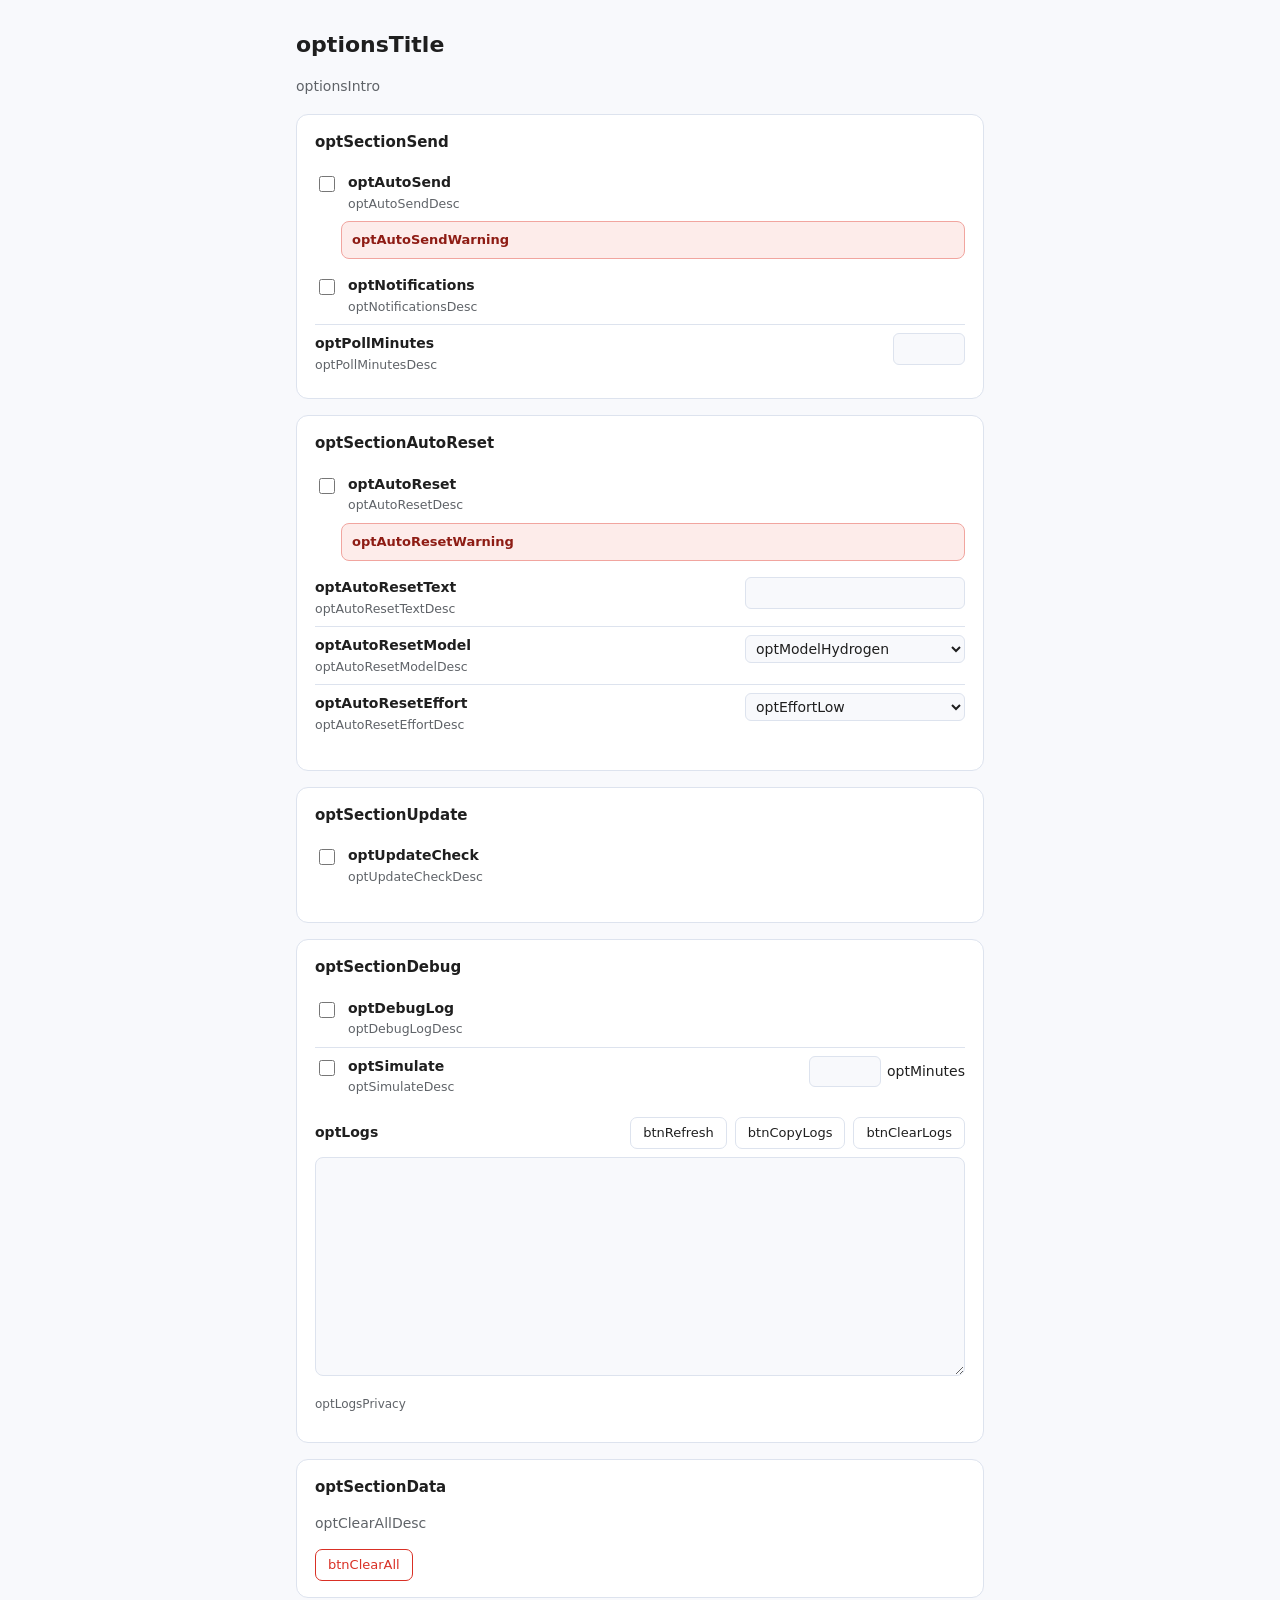
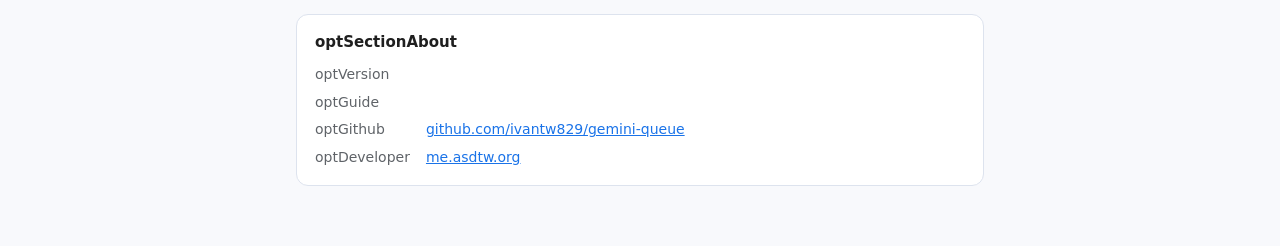
<file: src/options/options.html>
<!doctype html>
<html lang="zh-Hant">
  <head>
    <meta charset="utf-8" />
    <meta name="viewport" content="width=device-width, initial-scale=1" />
    <title>Gemini Queue 設定</title>
    <link rel="stylesheet" href="options.css" />
  </head>
  <body>
    <main>
      <h1 data-i18n="optionsTitle"></h1>
      <p class="muted" data-i18n="optionsIntro"></p>

      <section class="card">
        <h2 data-i18n="optSectionSend"></h2>
        <label class="row">
          <input type="checkbox" id="autoSend" />
          <span>
            <strong data-i18n="optAutoSend"></strong>
            <span class="desc" data-i18n="optAutoSendDesc"></span>
          </span>
        </label>
        <div class="danger-box" data-i18n="optAutoSendWarning"></div>

        <label class="row">
          <input type="checkbox" id="notifications" />
          <span>
            <strong data-i18n="optNotifications"></strong>
            <span class="desc" data-i18n="optNotificationsDesc"></span>
          </span>
        </label>

        <label class="row">
          <span class="grow">
            <strong data-i18n="optPollMinutes"></strong>
            <span class="desc" data-i18n="optPollMinutesDesc"></span>
          </span>
          <input type="number" id="pollMinutes" min="1" max="30" step="1" />
        </label>
      </section>

      <section class="card">
        <h2 data-i18n="optSectionAutoReset"></h2>
        <label class="row">
          <input type="checkbox" id="autoReset" />
          <span>
            <strong data-i18n="optAutoReset"></strong>
            <span class="desc" data-i18n="optAutoResetDesc"></span>
          </span>
        </label>
        <div class="danger-box" data-i18n="optAutoResetWarning"></div>

        <label class="row">
          <span class="grow">
            <strong data-i18n="optAutoResetText"></strong>
            <span class="desc" data-i18n="optAutoResetTextDesc"></span>
          </span>
          <input type="text" id="autoResetText" maxlength="200" />
        </label>

        <label class="row">
          <span class="grow">
            <strong data-i18n="optAutoResetModel"></strong>
            <span class="desc" data-i18n="optAutoResetModelDesc"></span>
          </span>
          <select id="autoResetModel">
            <option value="hydrogen" data-i18n="optModelHydrogen"></option>
            <option value="auto" data-i18n="optModelAuto"></option>
            <option value="neon" data-i18n="optModelNeon"></option>
            <option value="carbon" data-i18n="optModelCarbon"></option>
            <option value="none" data-i18n="optModelNone"></option>
          </select>
        </label>

        <label class="row">
          <span class="grow">
            <strong data-i18n="optAutoResetEffort"></strong>
            <span class="desc" data-i18n="optAutoResetEffortDesc"></span>
          </span>
          <select id="autoResetEffort">
            <option value="low" data-i18n="optEffortLow"></option>
            <option value="medium" data-i18n="optEffortMedium"></option>
            <option value="high" data-i18n="optEffortHigh"></option>
            <option value="none" data-i18n="optEffortNone"></option>
          </select>
        </label>
        <p class="muted small" id="keepaliveLastCheck"></p>
      </section>

      <section class="card">
        <h2 data-i18n="optSectionUpdate"></h2>
        <label class="row">
          <input type="checkbox" id="updateCheck" />
          <span>
            <strong data-i18n="optUpdateCheck"></strong>
            <span class="desc" data-i18n="optUpdateCheckDesc"></span>
          </span>
        </label>
        <p class="muted small" id="updateStatus"></p>
      </section>

      <section class="card">
        <h2 data-i18n="optSectionDebug"></h2>
        <label class="row">
          <input type="checkbox" id="debugLog" />
          <span>
            <strong data-i18n="optDebugLog"></strong>
            <span class="desc" data-i18n="optDebugLogDesc"></span>
          </span>
        </label>

        <label class="row">
          <input type="checkbox" id="debugSimulate" />
          <span class="grow">
            <strong data-i18n="optSimulate"></strong>
            <span class="desc" data-i18n="optSimulateDesc"></span>
            <span class="desc" id="simulateStatus"></span>
          </span>
          <span class="inline">
            <input type="number" id="debugSimulateMinutes" min="1" max="600" step="1" />
            <span data-i18n="optMinutes"></span>
          </span>
        </label>

        <div class="logs-head">
          <strong data-i18n="optLogs"></strong>
          <span class="muted small" id="logCount"></span>
          <span class="spacer"></span>
          <button id="refreshLogs" data-i18n="btnRefresh"></button>
          <button id="copyLogs" data-i18n="btnCopyLogs"></button>
          <button id="clearLogs" data-i18n="btnClearLogs"></button>
        </div>
        <textarea id="logs" readonly rows="12" spellcheck="false"></textarea>
        <p class="muted small" data-i18n="optLogsPrivacy"></p>
      </section>

      <section class="card">
        <h2 data-i18n="optSectionData"></h2>
        <p class="muted" data-i18n="optClearAllDesc"></p>
        <button id="clearAll" class="danger" data-i18n="btnClearAll"></button>
      </section>

      <section class="card">
        <h2 data-i18n="optSectionAbout"></h2>
        <dl class="about">
          <dt data-i18n="optVersion"></dt>
          <dd id="version"></dd>
          <dt data-i18n="optGuide"></dt>
          <dd><a id="guideLink" target="_blank" rel="noopener noreferrer"></a></dd>
          <dt data-i18n="optGithub"></dt>
          <dd><a href="https://github.com/ivantw829/gemini-queue" target="_blank" rel="noopener noreferrer">github.com/ivantw829/gemini-queue</a></dd>
          <dt data-i18n="optDeveloper"></dt>
          <dd><a href="https://me.asdtw.org" target="_blank" rel="noopener noreferrer">me.asdtw.org</a></dd>
        </dl>
      </section>

      <p id="saved" class="saved" role="status" aria-live="polite"></p>
    </main>

    <script src="../shared/constants.js"></script>
    <script src="../shared/i18n.js"></script>
    <script src="../shared/settings.js"></script>
    <script src="../shared/logger.js"></script>
    <script src="../shared/version.js"></script>
    <script src="options.js"></script>
  </body>
</html>
</file>
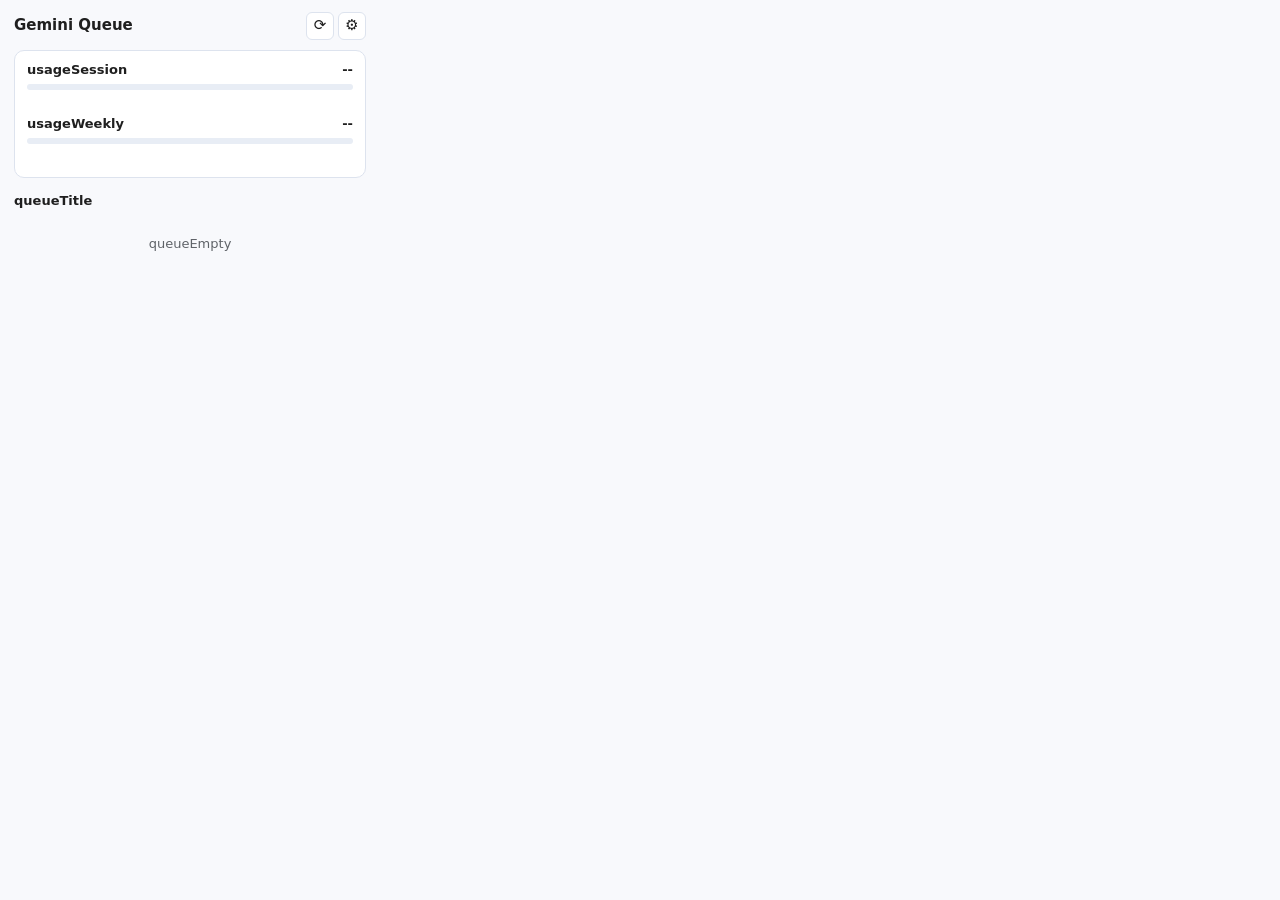
<file: src/popup/popup.html>
<!doctype html>
<html lang="zh-Hant">
  <head>
    <meta charset="utf-8" />
    <meta name="viewport" content="width=device-width, initial-scale=1" />
    <title>Gemini Queue</title>
    <link rel="stylesheet" href="popup.css" />
  </head>
  <body>
    <header>
      <h1>Gemini Queue <span id="version" class="version"></span></h1>
      <div class="head-actions">
        <button id="refresh" class="icon" data-i18n-title="popupRefresh" aria-label="refresh">⟳</button>
        <button id="openOptions" class="icon" data-i18n-title="popupOptions" aria-label="options">⚙</button>
      </div>
    </header>

    <div id="updateNotice" class="update-notice small" hidden>
      <span class="msg"></span>
      <a class="link" target="_blank" rel="noopener noreferrer"></a>
      <button class="close" data-i18n-title="btnDismiss" aria-label="dismiss">×</button>
    </div>

    <section class="card" id="usageCard">
      <div id="metersWrap">
        <div class="meter" id="sessionMeter">
          <div class="meter-head">
            <span data-i18n="usageSession"></span>
            <span class="pct">--</span>
          </div>
          <div class="bar"><div class="fill"></div></div>
          <div class="reset"></div>
        </div>
        <div class="meter" id="weeklyMeter">
          <div class="meter-head">
            <span data-i18n="usageWeekly"></span>
            <span class="pct">--</span>
          </div>
          <div class="bar"><div class="fill"></div></div>
          <div class="reset"></div>
        </div>
      </div>
      <div id="usageStatus" class="status-line"></div>
      <div id="usageSource" class="muted small"></div>
      <div id="keepaliveStatus" class="muted small keepalive-status" hidden></div>
    </section>

    <section>
      <h2><span data-i18n="queueTitle"></span> <span id="queueCount" class="count"></span></h2>
      <div id="autoSendWarning" class="warn-box small" hidden data-i18n="popupAutoSendOn"></div>
      <ul id="queueList"></ul>
      <p id="queueEmpty" class="muted empty" data-i18n="queueEmpty"></p>
    </section>

    <template id="itemTpl">
      <li class="item">
        <div class="item-head">
          <span class="badge"></span>
          <a class="conv" target="_blank" rel="noopener"></a>
          <span class="time muted small"></span>
        </div>
        <div class="text"></div>
        <div class="files small" hidden></div>
        <textarea class="editor" rows="5" hidden></textarea>
        <div class="meta small"></div>
        <div class="error small" hidden></div>
        <div class="actions">
          <button class="btn-edit" data-i18n="btnEdit"></button>
          <button class="btn-save primary" data-i18n="btnSave" hidden></button>
          <button class="btn-cancel-edit" data-i18n="btnCancel" hidden></button>
          <button class="btn-try" data-i18n="btnTryNow"></button>
          <button class="btn-delete danger" data-i18n="btnDelete"></button>
        </div>
      </li>
    </template>

    <script src="../shared/constants.js"></script>
    <script src="../shared/i18n.js"></script>
    <script src="../shared/settings.js"></script>
    <script src="../shared/logger.js"></script>
    <script src="../shared/text.js"></script>
    <script src="../shared/session.js"></script>
    <script src="../shared/version.js"></script>
    <script src="popup.js"></script>
  </body>
</html>
</file>
<file: docs/styles.css>
/* ==========================================================================
   Gemini Queue — Documentation & Landing Page Styles
   Pure CSS, zero dependencies, light & dark themes
   ========================================================================== */

:root {
  --bg: #f8faff;
  --bg-alt: #f0f4fc;
  --surface: #ffffff;
  --surface-elevated: #ffffff;
  --text: #111827;
  --text-secondary: #4b5563;
  --text-muted: #6b7280;
  --border: #e2e8f0;
  --border-strong: #cbd5e1;

  --brand-blue: #1a73e8;
  --brand-blue-dark: #1557b0;
  --brand-purple: #7b61ff;
  --brand-gradient: linear-gradient(135deg, #1a73e8 0%, #5b6cf9 52%, #7b61ff 100%);
  --brand-soft: rgba(26, 115, 232, 0.09);
  --brand-border: rgba(26, 115, 232, 0.24);

  --ok: #15803d;
  --ok-bg: rgba(21, 128, 61, 0.1);
  --ok-border: rgba(21, 128, 61, 0.26);
  --warn: #b45309;
  --warn-bg: rgba(245, 158, 11, 0.12);
  --warn-border: rgba(217, 119, 6, 0.28);
  --err: #dc2626;
  --err-bg: rgba(220, 38, 38, 0.1);
  --err-border: rgba(220, 38, 38, 0.26);

  --track: #e5ebf5;
  --code-bg: #0f172a;
  --code-text: #e2e8f0;
  --nav-bg: rgba(248, 250, 255, 0.84);
  --shadow-sm: 0 1px 2px rgba(15, 23, 42, 0.05);
  --shadow-md: 0 10px 30px rgba(15, 23, 42, 0.07);
  --shadow-lg: 0 24px 60px rgba(26, 115, 232, 0.13);

  --radius-sm: 8px;
  --radius-md: 14px;
  --radius-lg: 20px;
  --container: 1140px;
}

[data-theme="dark"] {
  --bg: #0b1020;
  --bg-alt: #10172b;
  --surface: #151c31;
  --surface-elevated: #1a233d;
  --text: #f1f5f9;
  --text-secondary: #cbd5e1;
  --text-muted: #94a3b8;
  --border: rgba(148, 163, 184, 0.16);
  --border-strong: rgba(148, 163, 184, 0.28);

  --brand-blue: #60a5fa;
  --brand-blue-dark: #3b82f6;
  --brand-purple: #a78bfa;
  --brand-soft: rgba(96, 165, 250, 0.14);
  --brand-border: rgba(96, 165, 250, 0.3);

  --ok: #4ade80;
  --ok-bg: rgba(74, 222, 128, 0.12);
  --ok-border: rgba(74, 222, 128, 0.28);
  --warn: #fbbf24;
  --warn-bg: rgba(251, 191, 36, 0.12);
  --warn-border: rgba(251, 191, 36, 0.28);
  --err: #f87171;
  --err-bg: rgba(248, 113, 113, 0.14);
  --err-border: rgba(248, 113, 113, 0.3);

  --track: rgba(148, 163, 184, 0.18);
  --code-bg: #070b16;
  --code-text: #e2e8f0;
  --nav-bg: rgba(11, 16, 32, 0.84);
  --shadow-sm: 0 1px 2px rgba(0, 0, 0, 0.25);
  --shadow-md: 0 12px 32px rgba(0, 0, 0, 0.35);
  --shadow-lg: 0 28px 64px rgba(0, 0, 0, 0.52);
}

*, *::before, *::after {
  box-sizing: border-box;
}

html {
  scroll-behavior: smooth;
  scroll-padding-top: 80px;
}

body {
  margin: 0;
  background: var(--bg);
  color: var(--text);
  font-family: -apple-system, BlinkMacSystemFont, "PingFang TC", "Noto Sans TC", "Microsoft JhengHei", system-ui, sans-serif;
  font-size: 16px;
  line-height: 1.7;
  -webkit-font-smoothing: antialiased;
  transition: background-color 0.2s ease, color 0.2s ease;
}

img {
  max-width: 100%;
  display: block;
}

a {
  color: var(--brand-blue);
  text-decoration: none;
}

a:hover {
  text-decoration: underline;
}

code {
  font-family: ui-monospace, SFMono-Regular, Menlo, Monaco, Consolas, monospace;
  font-size: 0.88em;
  background: var(--brand-soft);
  color: var(--brand-blue);
  padding: 0.15em 0.45em;
  border-radius: 6px;
}

.sr-only {
  position: absolute;
  width: 1px;
  height: 1px;
  overflow: hidden;
  clip: rect(0, 0, 0, 0);
  white-space: nowrap;
}

.container {
  width: 100%;
  max-width: var(--container);
  margin: 0 auto;
  padding: 0 24px;
}

/* ---------- Navigation ---------- */
.site-header {
  position: sticky;
  top: 0;
  z-index: 100;
  background: var(--nav-bg);
  backdrop-filter: blur(14px);
  -webkit-backdrop-filter: blur(14px);
  border-bottom: 1px solid var(--border);
}

.nav-inner {
  display: flex;
  align-items: center;
  justify-content: space-between;
  gap: 16px;
  height: 68px;
}

.brand {
  display: inline-flex;
  align-items: center;
  gap: 10px;
  color: var(--text);
  font-weight: 800;
  font-size: 18px;
  letter-spacing: -0.02em;
  text-decoration: none;
  flex-shrink: 0;
}

.brand:hover {
  text-decoration: none;
}

.brand img {
  width: 30px;
  height: 30px;
  border-radius: 8px;
}

.version-tag {
  font-size: 11px;
  font-weight: 700;
  color: var(--brand-blue);
  background: var(--brand-soft);
  border: 1px solid var(--brand-border);
  padding: 2px 7px;
  border-radius: 999px;
}

.nav-links {
  display: flex;
  align-items: center;
  gap: 6px;
  list-style: none;
  margin: 0;
  padding: 0;
}

.nav-links a {
  color: var(--text-secondary);
  font-size: 14.5px;
  font-weight: 600;
  padding: 7px 11px;
  border-radius: var(--radius-sm);
  transition: color 0.15s, background-color 0.15s;
}

.nav-links a:hover,
.nav-links a.active {
  color: var(--brand-blue);
  background: var(--brand-soft);
  text-decoration: none;
}

.nav-actions {
  display: flex;
  align-items: center;
  gap: 8px;
}

.icon-btn {
  display: inline-flex;
  align-items: center;
  justify-content: center;
  width: 38px;
  height: 38px;
  border-radius: 10px;
  border: 1px solid var(--border);
  background: var(--surface);
  color: var(--text-secondary);
  cursor: pointer;
  transition: border-color 0.15s, color 0.15s, background-color 0.15s;
}

.icon-btn:hover {
  border-color: var(--brand-blue);
  color: var(--brand-blue);
}

.menu-toggle {
  display: none;
}

/* ---------- Buttons ---------- */
.btn {
  display: inline-flex;
  align-items: center;
  justify-content: center;
  gap: 8px;
  padding: 12px 22px;
  border-radius: 12px;
  font-size: 15px;
  font-weight: 700;
  border: 1px solid transparent;
  cursor: pointer;
  text-decoration: none;
  transition: transform 0.15s ease, box-shadow 0.15s ease, background-color 0.15s ease, border-color 0.15s ease;
}

.btn:hover {
  text-decoration: none;
  transform: translateY(-1px);
}

.btn-sm {
  padding: 8px 14px;
  font-size: 13.5px;
  border-radius: 10px;
}

.btn-primary {
  background: var(--brand-gradient);
  color: #ffffff;
  box-shadow: 0 8px 22px rgba(26, 115, 232, 0.28);
}

.btn-primary:hover {
  box-shadow: 0 12px 28px rgba(26, 115, 232, 0.38);
}

.btn-secondary {
  background: var(--surface);
  color: var(--text);
  border-color: var(--border-strong);
  box-shadow: var(--shadow-sm);
}

.btn-secondary:hover {
  border-color: var(--brand-blue);
  color: var(--brand-blue);
}

.btn-ghost {
  background: transparent;
  color: var(--text-secondary);
  border-color: var(--border);
}

.btn-ghost:hover {
  background: var(--brand-soft);
  border-color: var(--brand-border);
  color: var(--brand-blue);
}

/* ---------- Hero Section ---------- */
.hero {
  position: relative;
  overflow: hidden;
  padding: 72px 0 84px;
  background:
    radial-gradient(circle at 12% 18%, rgba(26, 115, 232, 0.11), transparent 40%),
    radial-gradient(circle at 88% 24%, rgba(123, 97, 255, 0.12), transparent 42%);
}

[data-theme="dark"] .hero {
  background:
    radial-gradient(circle at 12% 18%, rgba(26, 115, 232, 0.22), transparent 42%),
    radial-gradient(circle at 88% 24%, rgba(123, 97, 255, 0.24), transparent 44%);
}

.hero-grid {
  display: grid;
  grid-template-columns: minmax(0, 1.08fr) minmax(0, 0.92fr);
  gap: 48px;
  align-items: center;
}

.hero-badge {
  display: inline-flex;
  align-items: center;
  gap: 8px;
  padding: 6px 14px;
  border-radius: 999px;
  font-size: 13px;
  font-weight: 700;
  color: var(--brand-blue);
  background: var(--brand-soft);
  border: 1px solid var(--brand-border);
  margin-bottom: 20px;
}

.hero-badge .pulse-dot {
  width: 8px;
  height: 8px;
  border-radius: 50%;
  background: var(--brand-blue);
  box-shadow: 0 0 0 4px var(--brand-soft);
}

.hero h1 {
  margin: 0 0 18px;
  font-size: clamp(34px, 4.6vw, 52px);
  line-height: 1.16;
  font-weight: 900;
  letter-spacing: -0.025em;
}

.gradient-text {
  background: var(--brand-gradient);
  -webkit-background-clip: text;
  -webkit-text-fill-color: transparent;
}

.hero-desc {
  margin: 0 0 28px;
  font-size: 17.5px;
  line-height: 1.7;
  color: var(--text-secondary);
  max-width: 560px;
}

.hero-cta {
  display: flex;
  flex-wrap: wrap;
  gap: 12px;
  margin-bottom: 28px;
}

.trust-list {
  display: flex;
  flex-wrap: wrap;
  gap: 10px 18px;
  list-style: none;
  margin: 0;
  padding: 0;
  font-size: 13.5px;
  font-weight: 600;
  color: var(--text-muted);
}

.trust-list li {
  display: inline-flex;
  align-items: center;
  gap: 6px;
}

.trust-list svg {
  color: var(--ok);
  flex-shrink: 0;
}

/* ---------- Interactive Extension Mockup ---------- */
.demo-shell {
  background: var(--surface);
  border: 1px solid var(--border-strong);
  border-radius: var(--radius-lg);
  padding: 20px;
  box-shadow: var(--shadow-lg);
}

.demo-topbar {
  display: flex;
  align-items: center;
  justify-content: space-between;
  gap: 10px;
  padding-bottom: 14px;
  margin-bottom: 14px;
  border-bottom: 1px solid var(--border);
}

.demo-title {
  display: flex;
  align-items: center;
  gap: 8px;
  font-weight: 800;
  font-size: 15px;
}

.demo-title img {
  width: 22px;
  height: 22px;
  border-radius: 6px;
}

.demo-status-pill {
  font-size: 12px;
  font-weight: 700;
  padding: 3px 10px;
  border-radius: 999px;
  border: 1px solid var(--err-border);
  background: var(--err-bg);
  color: var(--err);
  transition: all 0.25s ease;
}

.demo-status-pill.ok {
  border-color: var(--ok-border);
  background: var(--ok-bg);
  color: var(--ok);
}

.demo-card {
  background: var(--bg);
  border: 1px solid var(--border);
  border-radius: var(--radius-md);
  padding: 14px;
  margin-bottom: 14px;
}

.meter + .meter {
  margin-top: 12px;
}

.meter-head {
  display: flex;
  justify-content: space-between;
  font-size: 13.5px;
  font-weight: 700;
  margin-bottom: 6px;
}

.meter-bar {
  height: 7px;
  background: var(--track);
  border-radius: 999px;
  overflow: hidden;
  margin-bottom: 4px;
}

.meter-fill {
  height: 100%;
  border-radius: 999px;
  background: var(--brand-gradient);
  transition: width 0.45s cubic-bezier(0.22, 1, 0.36, 1), background 0.3s ease;
}

.meter-fill.full {
  background: linear-gradient(90deg, #ef4444, #dc2626);
}

.meter-meta {
  font-size: 12px;
  color: var(--text-muted);
}

.demo-queue-head {
  display: flex;
  align-items: center;
  justify-content: space-between;
  font-size: 12.5px;
  font-weight: 700;
  color: var(--text-muted);
  margin-bottom: 8px;
}

.demo-queue-item {
  background: var(--bg);
  border: 1px solid var(--border);
  border-radius: var(--radius-md);
  padding: 12px 14px;
  margin-bottom: 14px;
  transition: border-color 0.25s ease;
}

.demo-queue-item.ready {
  border-color: var(--ok-border);
}

.demo-item-top {
  display: flex;
  align-items: center;
  justify-content: space-between;
  gap: 8px;
  margin-bottom: 6px;
}

.badge {
  display: inline-flex;
  align-items: center;
  font-size: 11.5px;
  font-weight: 700;
  padding: 2px 9px;
  border-radius: 999px;
  color: #ffffff;
}

.badge-waiting { background: #1a73e8; }
.badge-ready { background: #16a34a; }
.badge-sent { background: #7b61ff; }

.demo-item-text {
  margin: 0 0 8px;
  font-size: 13.5px;
  line-height: 1.5;
  color: var(--text);
}

.demo-item-files {
  display: inline-flex;
  align-items: center;
  gap: 5px;
  font-size: 12px;
  font-weight: 600;
  color: var(--brand-blue);
  background: var(--brand-soft);
  padding: 3px 9px;
  border-radius: 7px;
}

.demo-controls {
  display: flex;
  flex-wrap: wrap;
  gap: 8px;
}

.demo-btn {
  flex: 1;
  min-width: 110px;
  padding: 8px 10px;
  border-radius: 9px;
  border: 1px solid var(--border-strong);
  background: var(--surface-elevated);
  color: var(--text);
  font-family: inherit;
  font-size: 12.5px;
  font-weight: 700;
  cursor: pointer;
  transition: all 0.15s ease;
}

.demo-btn:hover {
  border-color: var(--brand-blue);
  color: var(--brand-blue);
}

.demo-btn.active {
  background: var(--brand-gradient);
  border-color: transparent;
  color: #ffffff;
}

.demo-hint {
  margin: 10px 0 0;
  font-size: 12px;
  color: var(--text-muted);
  text-align: center;
}

/* ---------- Sections Common ---------- */
.section {
  padding: 80px 0;
}

.section-alt {
  background: var(--bg-alt);
  border-top: 1px solid var(--border);
  border-bottom: 1px solid var(--border);
}

.section-header {
  text-align: center;
  max-width: 760px;
  margin: 0 auto 48px;
}

.section-eyebrow {
  display: inline-block;
  font-size: 13px;
  font-weight: 800;
  letter-spacing: 0.06em;
  text-transform: uppercase;
  color: var(--brand-blue);
  margin-bottom: 10px;
}

.section-header h2 {
  margin: 0 0 14px;
  font-size: clamp(26px, 3.2vw, 36px);
  line-height: 1.25;
  font-weight: 900;
  letter-spacing: -0.02em;
  text-wrap: balance;
}

.section-header p {
  margin: 0;
  font-size: 16.5px;
  color: var(--text-secondary);
}

/* ---------- Workflow Steps ---------- */
.steps-grid {
  display: grid;
  grid-template-columns: repeat(4, minmax(0, 1fr));
  gap: 20px;
}

.step-card {
  position: relative;
  background: var(--surface);
  border: 1px solid var(--border);
  border-radius: var(--radius-md);
  padding: 24px 20px;
  box-shadow: var(--shadow-sm);
}

.step-num {
  display: inline-flex;
  align-items: center;
  justify-content: center;
  width: 36px;
  height: 36px;
  border-radius: 10px;
  background: var(--brand-gradient);
  color: #ffffff;
  font-weight: 800;
  font-size: 15px;
  margin-bottom: 14px;
}

.step-card h3 {
  margin: 0 0 8px;
  font-size: 17.5px;
  font-weight: 800;
}

.step-card p {
  margin: 0;
  font-size: 14.5px;
  color: var(--text-secondary);
}

/* ---------- Features Grid ---------- */
.features-grid {
  display: grid;
  grid-template-columns: repeat(3, minmax(0, 1fr));
  gap: 20px;
}

.feature-card {
  background: var(--surface);
  border: 1px solid var(--border);
  border-radius: var(--radius-md);
  padding: 24px;
  box-shadow: var(--shadow-sm);
  transition: transform 0.18s ease, border-color 0.18s ease, box-shadow 0.18s ease;
}

.feature-card:hover {
  transform: translateY(-2px);
  border-color: var(--brand-border);
  box-shadow: var(--shadow-md);
}

.feature-icon {
  display: inline-flex;
  align-items: center;
  justify-content: center;
  width: 44px;
  height: 44px;
  border-radius: 12px;
  background: var(--brand-soft);
  color: var(--brand-blue);
  font-size: 22px;
  margin-bottom: 14px;
}

.feature-card h3 {
  margin: 0 0 8px;
  font-size: 17px;
  font-weight: 800;
}

.feature-card p {
  margin: 0;
  font-size: 14.5px;
  color: var(--text-secondary);
}

/* ---------- Install Section ---------- */
.prereq-bar {
  display: flex;
  flex-wrap: wrap;
  justify-content: center;
  gap: 12px 24px;
  background: var(--surface);
  border: 1px solid var(--border);
  border-radius: var(--radius-md);
  padding: 14px 22px;
  margin-bottom: 28px;
  font-size: 14.5px;
  color: var(--text-secondary);
}

.prereq-bar strong {
  color: var(--text);
}

.tabs-wrap {
  background: var(--surface);
  border: 1px solid var(--border);
  border-radius: var(--radius-lg);
  padding: 28px;
  box-shadow: var(--shadow-sm);
}

.tab-list {
  display: inline-flex;
  gap: 6px;
  padding: 5px;
  background: var(--bg-alt);
  border: 1px solid var(--border);
  border-radius: 12px;
  margin-bottom: 24px;
}

.tab-btn {
  padding: 9px 18px;
  border-radius: 9px;
  border: none;
  background: transparent;
  color: var(--text-secondary);
  font-family: inherit;
  font-size: 14.5px;
  font-weight: 700;
  cursor: pointer;
  transition: all 0.15s ease;
}

.tab-btn.active {
  background: var(--surface);
  color: var(--brand-blue);
  box-shadow: var(--shadow-sm);
}

.tab-panel[hidden] {
  display: none;
}

.install-steps {
  list-style: none;
  counter-reset: install;
  margin: 0;
  padding: 0;
  display: grid;
  gap: 14px;
}

.install-steps li {
  counter-increment: install;
  display: flex;
  align-items: flex-start;
  gap: 14px;
  padding: 14px 16px;
  background: var(--bg);
  border: 1px solid var(--border);
  border-radius: var(--radius-md);
  font-size: 15px;
}

.install-steps li::before {
  content: counter(install);
  display: inline-flex;
  align-items: center;
  justify-content: center;
  width: 28px;
  height: 28px;
  border-radius: 8px;
  background: var(--brand-soft);
  color: var(--brand-blue);
  font-weight: 800;
  font-size: 13.5px;
  flex-shrink: 0;
  margin-top: 1px;
}

.code-block {
  position: relative;
  display: flex;
  align-items: center;
  justify-content: space-between;
  gap: 12px;
  background: var(--code-bg);
  color: var(--code-text);
  border-radius: 12px;
  padding: 14px 16px;
  margin: 14px 0 18px;
  font-family: ui-monospace, SFMono-Regular, Menlo, Monaco, Consolas, monospace;
  font-size: 13.5px;
  overflow-x: auto;
}

.copy-btn {
  padding: 6px 12px;
  border-radius: 8px;
  border: 1px solid rgba(255, 255, 255, 0.18);
  background: rgba(255, 255, 255, 0.08);
  color: #f8fafc;
  font-family: inherit;
  font-size: 12.5px;
  font-weight: 700;
  cursor: pointer;
  flex-shrink: 0;
  transition: background-color 0.15s;
}

.copy-btn:hover {
  background: rgba(255, 255, 255, 0.18);
}

.callout-grid {
  display: grid;
  grid-template-columns: repeat(2, minmax(0, 1fr));
  gap: 18px;
  margin-top: 24px;
}

.callout {
  border-radius: var(--radius-md);
  padding: 18px 20px;
  border: 1px solid var(--border);
  background: var(--surface);
}

.callout-tip {
  border-color: var(--ok-border);
  background: var(--ok-bg);
}

.callout-info {
  border-color: var(--brand-border);
  background: var(--brand-soft);
}

.callout h4 {
  margin: 0 0 6px;
  font-size: 15.5px;
  font-weight: 800;
}

.callout p {
  margin: 0;
  font-size: 14px;
  color: var(--text-secondary);
}

/* ---------- Advanced & Auto-Reset ---------- */
.split-grid {
  display: grid;
  grid-template-columns: repeat(2, minmax(0, 1fr));
  gap: 24px;
  margin-bottom: 32px;
}

.panel-card {
  background: var(--surface);
  border: 1px solid var(--border);
  border-radius: var(--radius-lg);
  padding: 28px;
  box-shadow: var(--shadow-sm);
}

.panel-card h3 {
  margin: 0 0 12px;
  font-size: 20px;
  font-weight: 800;
}

.panel-card p {
  margin: 0 0 14px;
  font-size: 14.8px;
  color: var(--text-secondary);
}

.timeline {
  display: grid;
  gap: 12px;
  margin: 18px 0;
}

.timeline-row {
  display: flex;
  align-items: flex-start;
  gap: 12px;
  padding: 12px 14px;
  border-radius: 12px;
  background: var(--bg);
  border: 1px solid var(--border);
  font-size: 14px;
}

.timeline-time {
  font-weight: 800;
  color: var(--brand-blue);
  white-space: nowrap;
  min-width: 72px;
}

.bullet-list {
  margin: 14px 0 0;
  padding-left: 20px;
  font-size: 14.2px;
  color: var(--text-secondary);
  display: grid;
  gap: 8px;
}

.table-wrap {
  overflow-x: auto;
  background: var(--surface);
  border: 1px solid var(--border);
  border-radius: var(--radius-lg);
  box-shadow: var(--shadow-sm);
}

table {
  width: 100%;
  border-collapse: collapse;
  font-size: 14.5px;
  text-align: left;
}

th, td {
  padding: 14px 18px;
  border-bottom: 1px solid var(--border);
}

th {
  font-weight: 800;
  font-size: 13.5px;
  color: var(--text-muted);
  background: var(--bg-alt);
}

tr:last-child td {
  border-bottom: none;
}

/* ---------- Privacy Cards ---------- */
.privacy-grid {
  display: grid;
  grid-template-columns: repeat(3, minmax(0, 1fr));
  gap: 20px;
}

.privacy-card {
  background: var(--surface);
  border: 1px solid var(--border);
  border-radius: var(--radius-md);
  padding: 24px;
  box-shadow: var(--shadow-sm);
}

.privacy-card h3 {
  margin: 0 0 10px;
  font-size: 17.5px;
  font-weight: 800;
}

.privacy-card p {
  margin: 0;
  font-size: 14.5px;
  color: var(--text-secondary);
}

/* ---------- FAQ ---------- */
.faq-list {
  max-width: 820px;
  margin: 0 auto;
  display: grid;
  gap: 12px;
}

.faq-item {
  background: var(--surface);
  border: 1px solid var(--border);
  border-radius: var(--radius-md);
  overflow: hidden;
  transition: border-color 0.15s ease;
}

.faq-item[open] {
  border-color: var(--brand-border);
  box-shadow: var(--shadow-sm);
}

.faq-item summary {
  list-style: none;
  cursor: pointer;
  padding: 18px 22px;
  font-weight: 800;
  font-size: 16px;
  display: flex;
  align-items: center;
  justify-content: space-between;
  gap: 16px;
}

.faq-item summary::-webkit-details-marker {
  display: none;
}

.faq-item summary::after {
  content: "+";
  font-size: 22px;
  font-weight: 500;
  color: var(--brand-blue);
  transition: transform 0.2s ease;
  flex-shrink: 0;
}

.faq-item[open] summary::after {
  transform: rotate(45deg);
}

.faq-body {
  padding: 0 22px 18px;
  font-size: 15px;
  color: var(--text-secondary);
  border-top: 1px solid var(--border);
  padding-top: 14px;
}

.faq-body p {
  margin: 0;
}

/* ---------- Community Banner ---------- */
.cta-banner {
  background: var(--brand-gradient);
  color: #ffffff;
  border-radius: 24px;
  padding: 44px 36px;
  text-align: center;
  box-shadow: var(--shadow-lg);
}

.cta-banner h2 {
  margin: 0 0 12px;
  font-size: clamp(24px, 3vw, 34px);
  font-weight: 900;
}

.cta-banner p {
  margin: 0 auto 24px;
  max-width: 580px;
  font-size: 16px;
  color: rgba(255, 255, 255, 0.9);
}

.cta-actions {
  display: flex;
  flex-wrap: wrap;
  justify-content: center;
  gap: 12px;
}

.btn-white {
  background: #ffffff;
  color: #1557b0;
}

.btn-white:hover {
  background: #f8fafc;
}

.btn-outline-white {
  background: rgba(255, 255, 255, 0.14);
  color: #ffffff;
  border-color: rgba(255, 255, 255, 0.35);
}

.btn-outline-white:hover {
  background: rgba(255, 255, 255, 0.24);
}

/* ---------- Footer ---------- */
.site-footer {
  padding: 44px 0 56px;
  border-top: 1px solid var(--border);
  color: var(--text-muted);
  font-size: 14px;
}

.footer-top {
  display: flex;
  flex-wrap: wrap;
  align-items: center;
  justify-content: space-between;
  gap: 18px;
  margin-bottom: 20px;
}

.footer-links {
  display: flex;
  flex-wrap: wrap;
  gap: 18px;
}

.footer-links a {
  color: var(--text-secondary);
  font-weight: 600;
}

.footer-links a:hover {
  color: var(--brand-blue);
}

.disclaimer {
  margin: 0;
  padding: 14px 16px;
  border-radius: 12px;
  background: var(--bg-alt);
  border: 1px solid var(--border);
  font-size: 13px;
  line-height: 1.65;
  color: var(--text-muted);
}

/* ---------- Responsive ---------- */
@media (max-width: 980px) {
  .hero-grid {
    grid-template-columns: 1fr;
    gap: 36px;
  }
  .steps-grid {
    grid-template-columns: repeat(2, minmax(0, 1fr));
  }
  .features-grid,
  .privacy-grid {
    grid-template-columns: repeat(2, minmax(0, 1fr));
  }
  .split-grid,
  .callout-grid {
    grid-template-columns: 1fr;
  }
}

@media (max-width: 760px) {
  .nav-links {
    display: none;
    position: absolute;
    top: 68px;
    left: 0;
    right: 0;
    flex-direction: column;
    align-items: stretch;
    background: var(--surface);
    border-bottom: 1px solid var(--border);
    padding: 12px 20px 18px;
    box-shadow: var(--shadow-md);
  }
  .nav-links.open {
    display: flex;
  }
  .menu-toggle {
    display: inline-flex;
  }
  .nav-cta-desktop {
    display: none;
  }
  .hero {
    padding: 48px 0 60px;
  }
  .section {
    padding: 58px 0;
  }
  .steps-grid,
  .features-grid,
  .privacy-grid {
    grid-template-columns: 1fr;
  }
  .tabs-wrap {
    padding: 20px;
  }
  .cta-banner {
    padding: 32px 20px;
  }
}
</file>
<file: src/options/options.css>
:root {
  --bg: #f8f9fc;
  --card: #ffffff;
  --text: #1f1f1f;
  --muted: #5f6368;
  --border: #dde3ee;
  --accent: #1a73e8;
  --err: #d93025;
}
@media (prefers-color-scheme: dark) {
  :root {
    --bg: #131314;
    --card: #1e1f20;
    --text: #e3e3e3;
    --muted: #9aa0a6;
    --border: #3c4043;
    --accent: #8ab4f8;
    --err: #f28b82;
  }
}
* { box-sizing: border-box; }
body {
  margin: 0;
  background: var(--bg);
  color: var(--text);
  font: 14px/1.55 system-ui, -apple-system, "PingFang TC", "Noto Sans TC", sans-serif;
}
main { max-width: 720px; margin: 0 auto; padding: 28px 16px 60px; }
h1 { font-size: 22px; margin: 0 0 4px; }
h2 { font-size: 15px; margin: 0 0 10px; }
.card { background: var(--card); border: 1px solid var(--border); border-radius: 12px; padding: 16px 18px; margin-top: 16px; }
.row { display: flex; align-items: flex-start; gap: 10px; padding: 8px 0; cursor: pointer; }
.row + .row { border-top: 1px solid var(--border); }
.row input[type="checkbox"] { margin-top: 4px; width: 16px; height: 16px; accent-color: var(--accent); }
.row .grow { flex: 1; }
.desc { display: block; color: var(--muted); font-size: 12.5px; }
.inline { display: flex; align-items: center; gap: 6px; white-space: nowrap; }
input[type="number"] { width: 72px; padding: 4px 6px; border-radius: 6px; border: 1px solid var(--border); background: var(--bg); color: var(--text); font: inherit; }
.danger-box {
  margin: 0 0 8px 26px; padding: 8px 10px; border-radius: 8px;
  background: #fdecea; color: #8e1c14; border: 1px solid #f1a59f; font-size: 13px; font-weight: 600;
}
@media (prefers-color-scheme: dark) { .danger-box { background: #3d2322; color: #ffb4ab; border-color: #7a3631; } }
.about { display: grid; grid-template-columns: max-content 1fr; gap: 6px 16px; margin: 0; }
.about dt { color: var(--muted); }
.about dd { margin: 0; overflow-wrap: anywhere; }
.about a { color: var(--accent); }
.muted { color: var(--muted); }
.small { font-size: 12px; }
button {
  font: inherit; font-size: 13px; padding: 5px 12px; border-radius: 7px; cursor: pointer;
  border: 1px solid var(--border); background: var(--card); color: var(--text);
}
button:hover { border-color: var(--accent); }
button.danger { color: var(--err); border-color: var(--err); }
.logs-head { display: flex; align-items: center; gap: 8px; margin-top: 12px; flex-wrap: wrap; }
.spacer { flex: 1; }
textarea {
  width: 100%; margin-top: 8px; font: 12px/1.4 ui-monospace, SFMono-Regular, Menlo, monospace;
  background: var(--bg); color: var(--text); border: 1px solid var(--border); border-radius: 8px; padding: 8px;
}
.saved { position: fixed; bottom: 16px; left: 50%; transform: translateX(-50%); margin: 0;
  background: var(--text); color: var(--bg); padding: 6px 14px; border-radius: 8px; opacity: 0; transition: opacity .2s; }
.saved.show { opacity: .92; }
input[type="text"], select { width: 220px; padding: 4px 6px; border-radius: 6px; border: 1px solid var(--border); background: var(--bg); color: var(--text); font: inherit; }
</file>
<file: src/popup/popup.css>
:root {
  --bg: #f8f9fc;
  --card: #ffffff;
  --text: #1f1f1f;
  --muted: #5f6368;
  --border: #dde3ee;
  --accent: #1a73e8;
  --accent-dark: #1557b0;
  --ok: #1e8e3e;
  --warn: #b7791f;
  --err: #d93025;
  --track: #e8edf5;
}
@media (prefers-color-scheme: dark) {
  :root {
    --bg: #131314;
    --card: #1e1f20;
    --text: #e3e3e3;
    --muted: #9aa0a6;
    --border: #3c4043;
    --accent: #8ab4f8;
    --accent-dark: #669df6;
    --ok: #81c995;
    --err: #f28b82;
    --track: #2d2e30;
  }
}
* { box-sizing: border-box; }
body {
  margin: 0;
  width: 380px;
  max-height: 580px;
  padding: 12px 14px 14px;
  background: var(--bg);
  color: var(--text);
  font: 13px/1.45 system-ui, -apple-system, "PingFang TC", "Noto Sans TC", sans-serif;
}
header { display: flex; align-items: center; justify-content: space-between; margin-bottom: 10px; }
h1 { font-size: 15px; margin: 0; }
.version { font-size: 11px; font-weight: 500; color: var(--muted); margin-left: 4px; }
h2 { font-size: 13px; margin: 14px 0 8px; display: flex; align-items: center; gap: 6px; }
.count { color: var(--muted); font-weight: normal; }
.head-actions { display: flex; gap: 4px; }
button {
  font: inherit; font-size: 12px; padding: 4px 10px; border-radius: 6px; cursor: pointer;
  border: 1px solid var(--border); background: var(--card); color: var(--text);
}
button:hover { border-color: var(--accent); }
button:disabled { opacity: .5; cursor: default; }
button.icon { width: 28px; height: 28px; padding: 0; font-size: 15px; }
button.primary { background: var(--accent); border-color: var(--accent-dark); color: #fff; }
@media (prefers-color-scheme: dark) {
  button.primary { color: #062e6f; font-weight: 600; }
}
button.danger { color: var(--err); }
button.confirming { background: var(--err); color: #fff; border-color: var(--err); }
.card { background: var(--card); border: 1px solid var(--border); border-radius: 10px; padding: 10px 12px; }
#metersWrap { margin-bottom: 8px; }
.meter + .meter { margin-top: 10px; }
.meter-head { display: flex; justify-content: space-between; font-weight: 600; }
.bar { height: 6px; background: var(--track); border-radius: 3px; margin: 4px 0 3px; overflow: hidden; }
.fill { height: 100%; width: 0; background: var(--accent); transition: width .3s; }
.fill.full { background: var(--err); }
.reset { font-size: 12px; color: var(--muted); min-height: 1em; }
.status-line { font-weight: 600; }
.status-line.full { color: var(--err); }
.status-line.ok { color: var(--ok); }
.muted { color: var(--muted); }
.small { font-size: 11.5px; }
.empty { text-align: center; padding: 16px 0; margin: 0; }
.warn-box { background: #fff4e5; color: #8a4b00; border: 1px solid #f0c27a; border-radius: 6px; padding: 6px 8px; margin-bottom: 8px; }
@media (prefers-color-scheme: dark) { .warn-box { background: #3a2f1c; color: #f5c77e; border-color: #6b5326; } }
.update-notice { display: flex; align-items: center; gap: 8px; background: var(--card); border: 1px solid var(--accent); border-radius: 8px; padding: 6px 8px; margin-bottom: 10px; }
.update-notice[hidden] { display: none; }
.update-notice .msg { font-weight: 600; }
.update-notice .link { color: var(--accent); white-space: nowrap; }
.update-notice .close { margin-left: auto; border: none; background: none; padding: 0 4px; font-size: 15px; line-height: 1; color: var(--muted); }
ul { list-style: none; padding: 0; margin: 0; display: flex; flex-direction: column; gap: 8px; }
.item { background: var(--card); border: 1px solid var(--border); border-radius: 10px; padding: 8px 10px; }
.item-head { display: flex; align-items: center; gap: 6px; }
.item-head .time { margin-left: auto; white-space: nowrap; }
.conv { color: var(--accent); text-decoration: none; font-size: 11.5px; max-width: 150px; overflow: hidden; text-overflow: ellipsis; white-space: nowrap; }
.conv:hover { text-decoration: underline; }
.badge { font-size: 11px; font-weight: 600; padding: 1px 7px; border-radius: 10px; color: #fff; background: var(--muted); white-space: nowrap; }
.badge.waiting { background: #1a73e8; }
.badge.ready { background: #1e8e3e; }
.badge.failed { background: #d93025; }
.badge.sending { background: var(--warn); }
.badge.draft { background: var(--muted); }
.badge.keepalive { background: #7b61ff; }
.keepalive-status { margin-top: 4px; }
.text { margin: 6px 0 4px; white-space: pre-wrap; word-break: break-word; display: -webkit-box; -webkit-line-clamp: 3; -webkit-box-orient: vertical; overflow: hidden; }
.editor { width: 100%; margin: 6px 0 4px; font: inherit; padding: 6px; border-radius: 6px; border: 1px solid var(--border); background: var(--bg); color: var(--text); resize: vertical; }
.files { color: var(--muted); margin: 0 0 4px; white-space: nowrap; overflow: hidden; text-overflow: ellipsis; }
.meta { color: var(--muted); }
.error { color: var(--err); margin-top: 2px; }
.actions { display: flex; gap: 6px; margin-top: 6px; flex-wrap: wrap; }
.est { color: var(--warn); font-weight: 600; }
</file>
